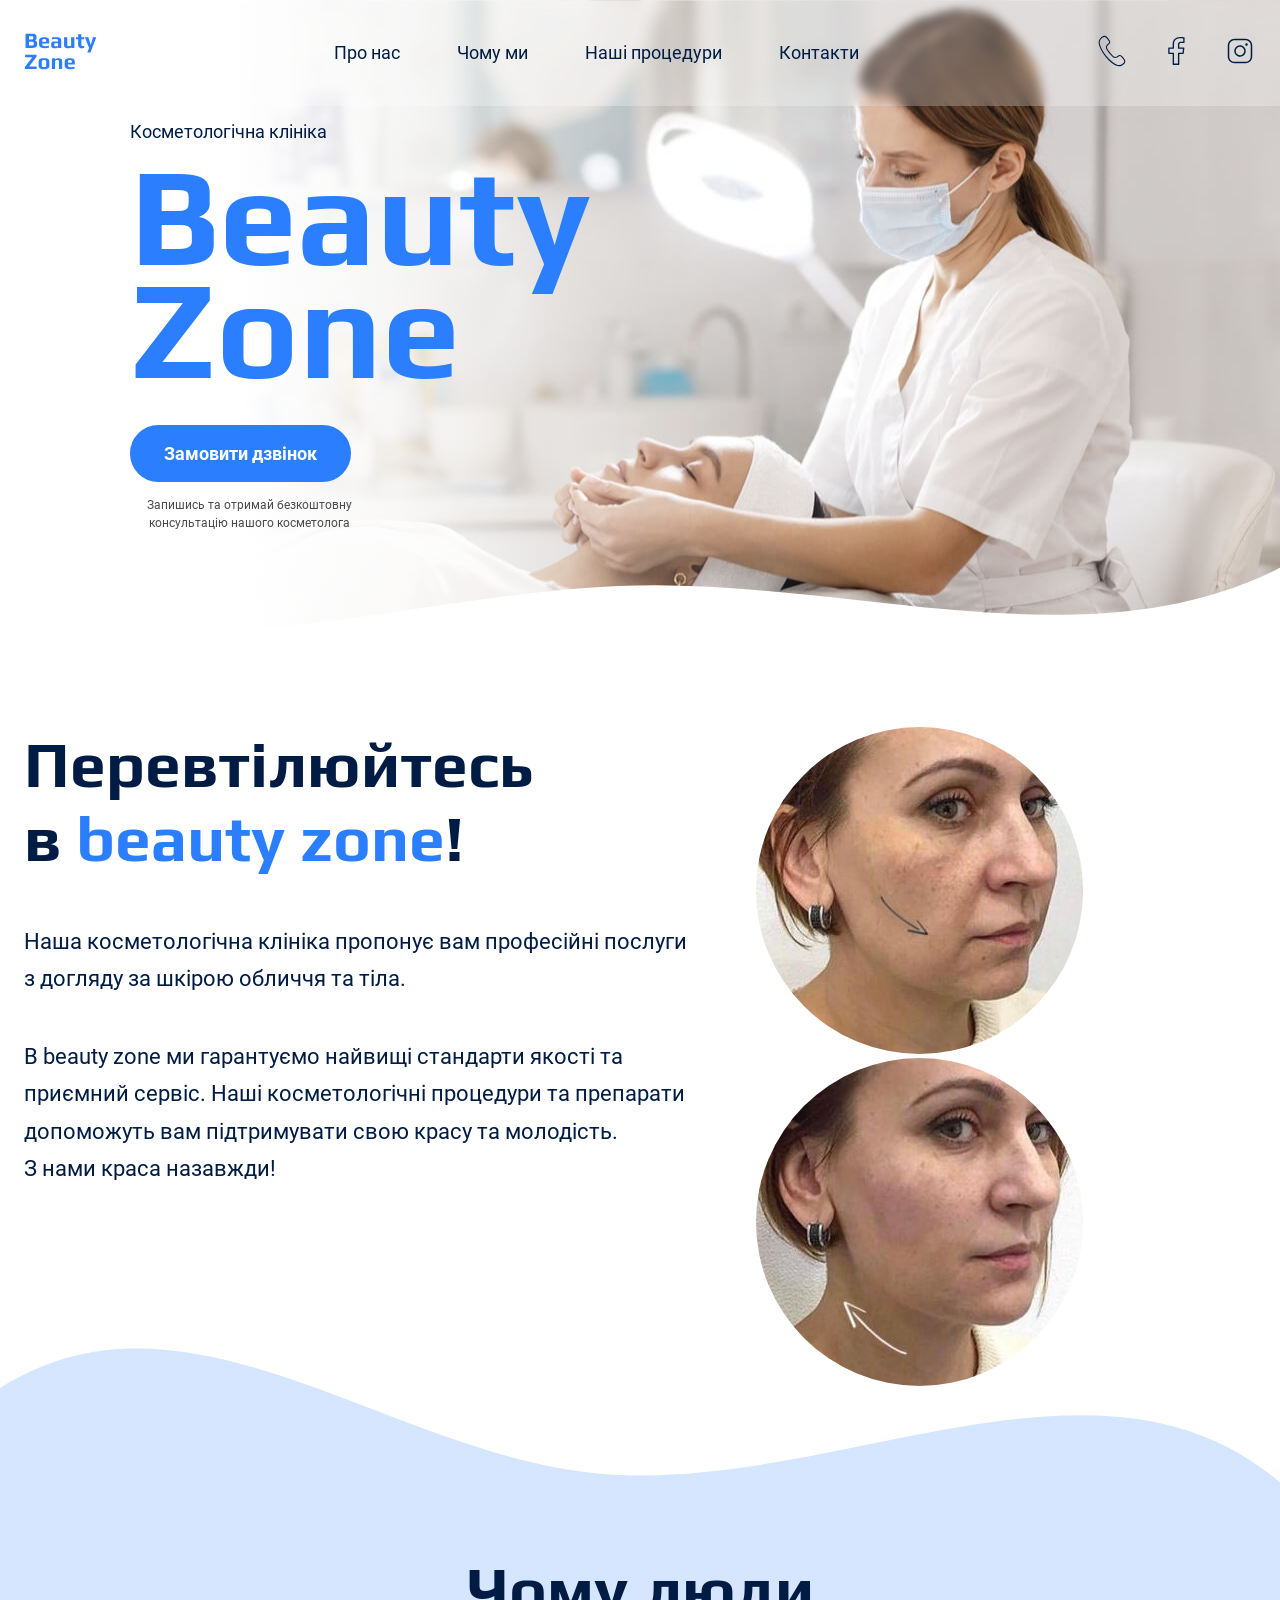
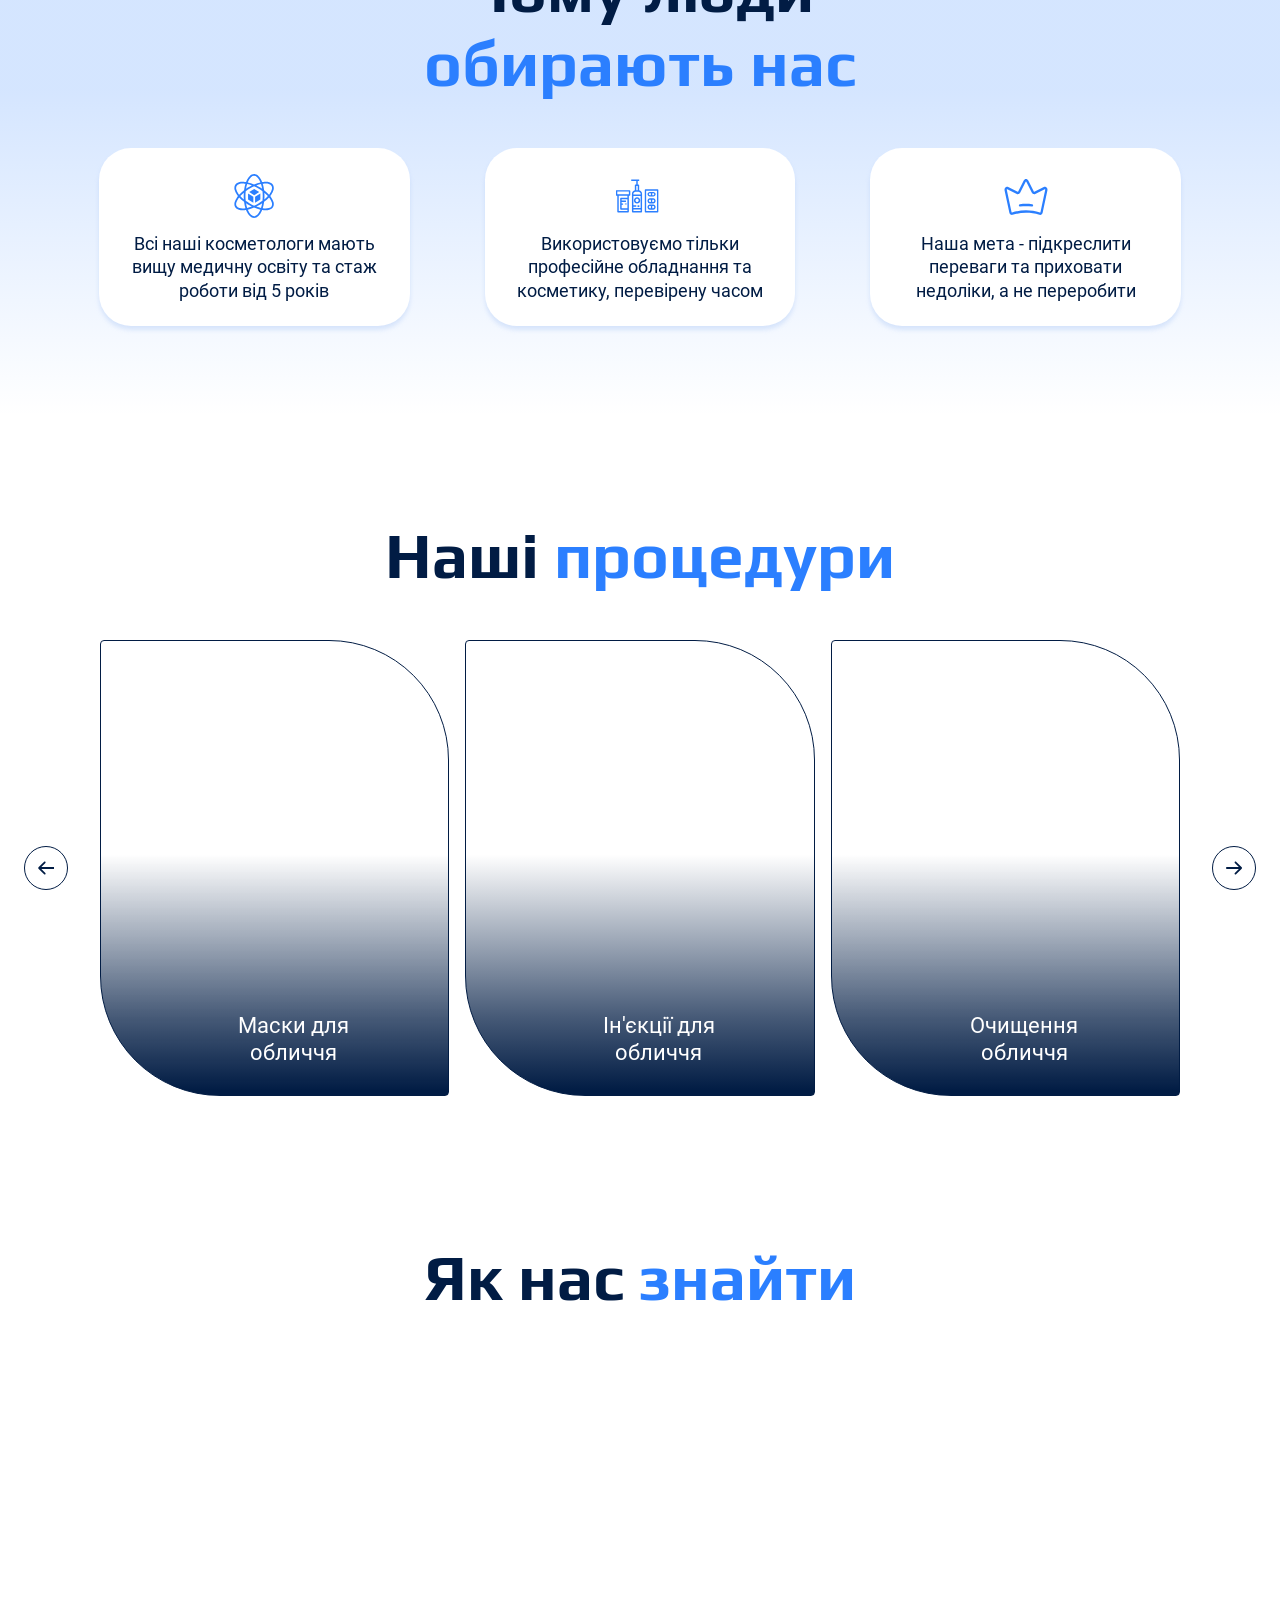
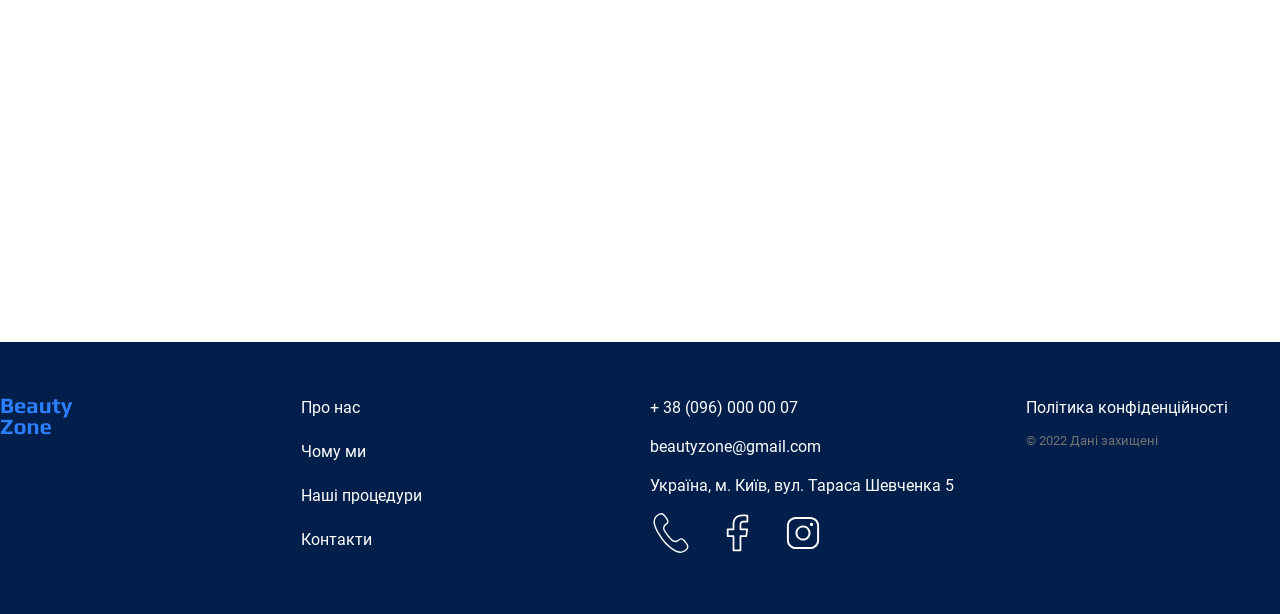
<file: homework-2/index.html>
<!DOCTYPE html>
<html lang="uk">
  <head>
    <meta charset="UTF-8" />
    <meta name="viewport" content="width=device-width, initial-scale=1.0" />
    <title>Beauty Zone</title>
    <link rel="stylesheet" href="style.css" />
  </head>
  <body>
    <header class="header">
      <div class="container">
        <div class="header-container">
          <nav class="header-menu">
            <a href="#"
              ><img src="./images/logo.svg" alt="logo Beauty Zone"
            /></a>
            <ul class="header-list">
              <li>
                <a class="nav-link" href="#about">Про нас</a>
              </li>
              <li>
                <a class="nav-link" href="#advantages">Чому ми</a>
              </li>
              <li>
                <a class="nav-link" href="#procedures">Наші процедури</a>
              </li>
              <li>
                <a class="nav-link" href="#contacts">Контакти</a>
              </li>
            </ul>
            <div class="header-icon">
              <a href="tel:+380960000007"
                ><svg width="32" height="32">
                  <use href="./images/symbol-defs.svg#icon-telephone"></use>
                </svg>
              </a>
              <a href="#" target="_blank"
                ><svg width="32" height="32">
                  <use href="./images/symbol-defs.svg#icon-facebook"></use>
                </svg>
              </a>
              <a href="#" target="_blank"
                ><svg width="32" height="32">
                  <use href="./images/symbol-defs.svg#icon-instagram"></use>
                </svg>
              </a>
            </div>
          </nav>
        </div>
      </div>
    </header>
    <main>
      <section class="section hero-section">
        <div class="container">
          <div class="hero-block">
            <p class="text-hero">Косметологічна клініка</p>
            <h1 lang="en">Beauty Zone</h1>
            <button type="button" class="call">Замовити дзвінок</button>
            <p class="text-button">
              Запишись та отримай безкоштовну<br />консультацію нашого
              косметолога
            </p>
          </div>
        </div>
      </section>
      <section class="section about-section" id="about">
        <div class="container">
          <div class="about-container">
            <div class="about-description">
              <h2>
                Перевтілюйтесь<br />в
                <span lang="en" class="accent">beauty zone</span>!
              </h2>
              <p class="text-about">
                Наша косметологічна клініка пропонує вам професійні послуги з
                догляду за шкірою обличчя та тіла.
              </p>
              <p class="text-about">
                B <span lang="en">beauty zone</span> ми гарантуємо найвищі
                стандарти якості та приємний сервіс. Наші косметологічні
                процедури та препарати допоможуть вам підтримувати свою красу та
                молодість.<br />З нами краса назавжди!
              </p>
            </div>
            <div class="about-image">
              <img
                class="procedure-image"
                src="./images/before-procedure.jpg"
                alt="before-procedure"
              />
              <img
                class="procedure-image"
                src="./images/after-procedure.jpg"
                alt="after-procedure"
              />
            </div>
          </div>
        </div>
      </section>
      <section class="section advantages-section" id="advantages">
        <div class="container">
          <h2 class="heading-centered">
            Чому люди<br /><span class="accent">обирають нас</span>
          </h2>

          <ul class="formats-list">
            <li class="formats-item">
              <article class="format-card">
                <svg width="48" height="48">
                  <use href="./images/symbol-defs.svg#icon-science"></use>
                </svg>
                <p class="advantages-text">
                  Всі наші косметологи мають вищу медичну освіту та стаж роботи
                  від 5 років
                </p>
              </article>
            </li>

            <li class="formats-item">
              <article class="format-card">
                <svg width="48" height="48">
                  <use href="./images/symbol-defs.svg#icon-treatment"></use>
                </svg>
                <p class="advantages-text">
                  Використовуємо тільки професійне обладнання та косметику,
                  перевірену часом
                </p>
              </article>
            </li>

            <li class="formats-item">
              <article class="format-card">
                <svg width="48" height="48">
                  <use href="./images/symbol-defs.svg#icon-crown"></use>
                </svg>
                <p class="advantages-text">
                  Наша мета - підкреслити переваги та приховати недоліки, а не
                  переробити
                </p>
              </article>
            </li>
          </ul>
        </div>
      </section>
      <section class="section procedures-section" id="procedures">
        <div class="container">
          <h2 class="heading-centered">
            Наші <span class="accent">процедури</span>
          </h2>
          <div class="carousel-container">
            <button type="button" class="carousel-button">
              <svg class="procedure-arrow" width="16" height="16">
                <use href="./images/symbol-defs.svg#icon-Arrow-1"></use>
              </svg>
            </button>
            <ul class="procedures-list">
              <li class="procedures-item">
                <article class="procedures-card">
                  <!-- <img src="./images/mask-procedure.jpg" alt="mask procedure" /> -->
                  <h3>Маски для обличчя</h3>
                </article>
              </li>
              <li class="procedures-item">
                <article class="procedures-card">
                  <!-- <img
                  src="./images/injection-procedure.jpg"
                  alt="injection procedure"
                /> -->
                  <h3>Ін'єкції для обличчя</h3>
                </article>
              </li>
              <li class="procedures-item">
                <article class="procedures-card">
                  <!-- <img src="./images/clean-procedure.jpg" alt="clean procedure" /> -->
                  <h3>Очищення обличчя</h3>
                </article>
              </li>
            </ul>
            <button type="button" class="carousel-button">
              <svg class="procedure-arrow" width="16" height="16">
                <use href="./images/symbol-defs.svg#icon-Arrow-2"></use>
              </svg>
            </button>
          </div>
        </div>
      </section>
      <section class="section contacts-section" id="contacts">
        <div class="container">
          <h2 class="heading-centered">
            Як нас <span class="accent">знайти</span>
          </h2>
          <iframe
            src="https://www.google.com/maps/embed?pb=!1m18!1m12!1m3!1d2540.932390054599!2d30.51560037705162!3d50.4423599879456!2m3!1f0!2f0!3f0!3m2!1i1024!2i768!4f13.1!3m3!1m2!1s0x40d4cef8b5f6338d%3A0x25c7f06ad686451c!2z0LHRg9C7LiDQotCw0YDQsNGB0LAg0KjQtdCy0YfQtdC90LrQviwgNSwg0JrQuNC10LIsIDAyMDAw!5e0!3m2!1sru!2sua!4v1692016416873!5m2!1sru!2sua"
            width="600"
            height="480"
            style="border: 0"
            allowfullscreen=""
            loading="lazy"
            referrerpolicy="no-referrer-when-downgrade"
          ></iframe>
        </div>
      </section>
    </main>
    <footer class="footer">
      <div class="container footer">
        <nav class="footer-nav">
          <div class="footer-logo">
            <a href="#" target="_blank"
              ><img src="./images/logo.svg" alt="logo Beauty Zone"
            /></a>
          </div>
          <ul class="footer-menu">
            <li>
              <a class="nav-link-footer" href="#about">Про нас</a>
            </li>
            <li>
              <a class="nav-link-footer" href="#advantages">Чому ми</a>
            </li>
            <li>
              <a class="nav-link-footer" href="#procedures">Наші процедури</a>
            </li>
            <li>
              <a class="nav-link-footer" href="#contacts">Контакти</a>
            </li>
          </ul>
        </nav>
        <address class="footer-address">
          <div class="address-list">
            <ul>
              <li>
                <a class="address-link" href="tel:+380960000007"
                  >+ 38 (096) 000 00 07</a
                >
              </li>
              <li>
                <a class="address-link" href="mailto:beautyzone@gmail.com"
                  >beautyzone@gmail.com</a
                >
              </li>
              <li>
                <a
                  class="address-link"
                  href="https://goo.gl/maps/VDCo19FUbY5h1L497"
                  target="_blank"
                >
                  Україна, м. Київ, вул. Тараса Шевченка 5
                </a>
              </li>
            </ul>
            <div class="footer-icon">
              <a class="address-link" href="tel:+380960000007">
                <svg class="footer-sociable" width="42" height="42">
                  <use
                    href="./images/symbol-defs.svg#icon-telephone-white"
                  ></use>
                </svg>
              </a>
              <a class="address-link" href="#" target="_blank"
                ><svg class="footer-sociable" width="42" height="42">
                  <use
                    href="./images/symbol-defs.svg#icon-facebook-white"
                  ></use>
                </svg>
              </a>
              <a class="address-link" href="#" target="_blank">
                <svg class="footer-sociable" width="42" height="42">
                  <use
                    href="./images/symbol-defs.svg#icon-instagram-white"
                  ></use>
                </svg>
              </a>
            </div>
          </div>

          <div class="address-info">
            <a class="address-link" href="#" target="_blank"
              >Політика конфіденційності</a
            >
            <p class="copyright">&copy; 2022 Дані захищені</p>
          </div>
        </address>
      </div>
    </footer>
  </body>
</html>
</file>
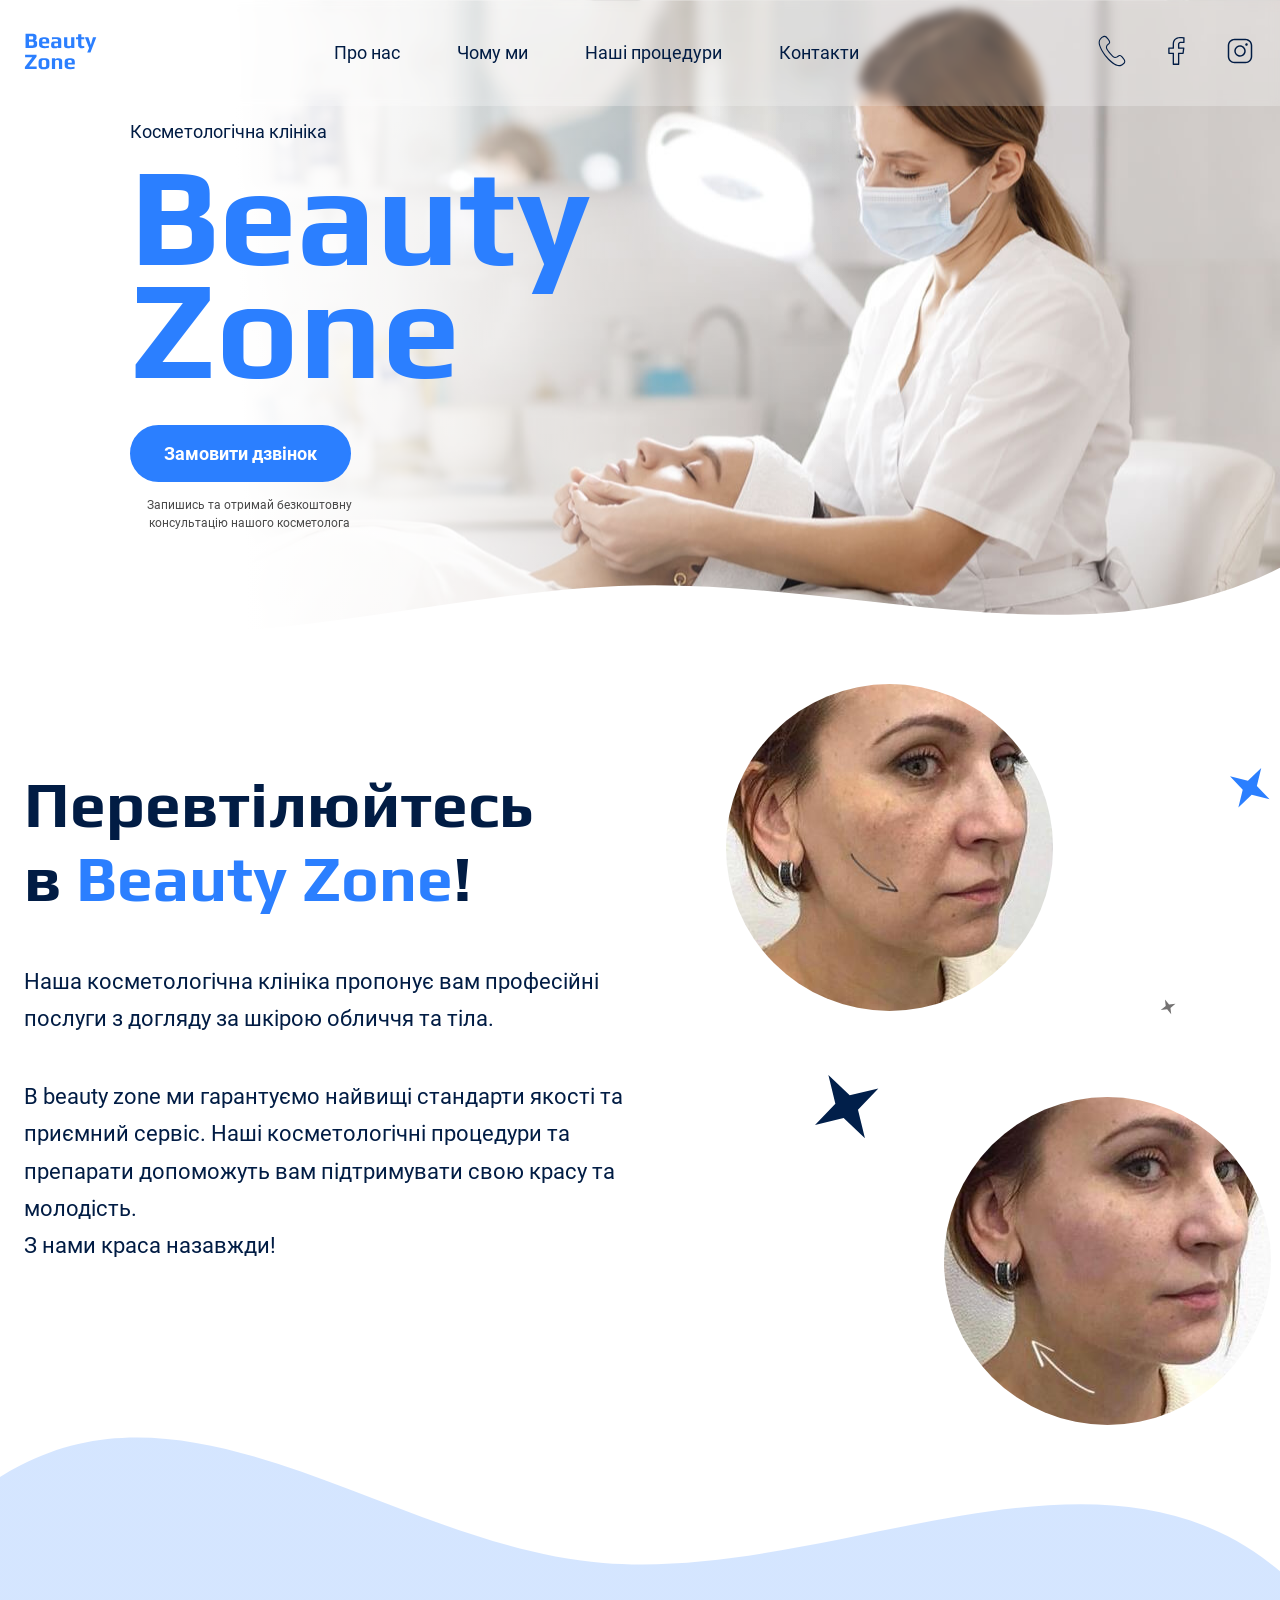
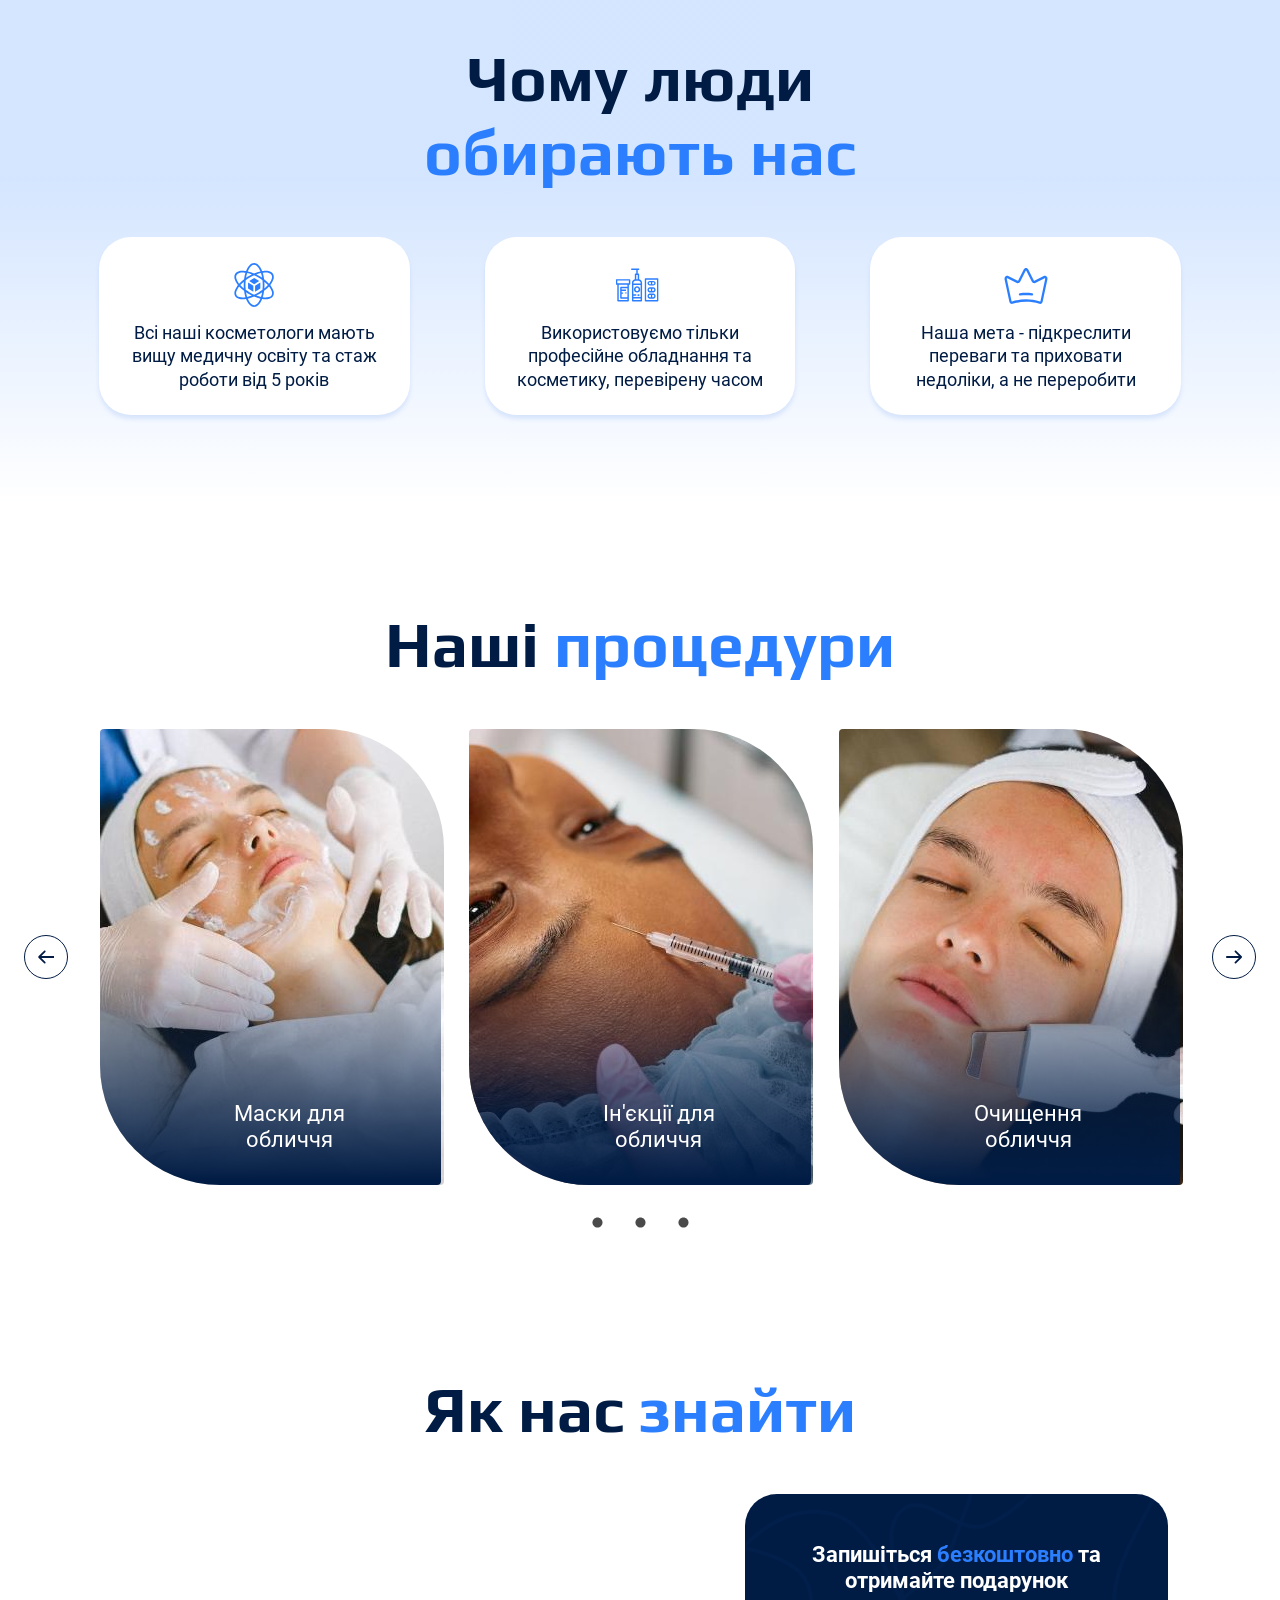
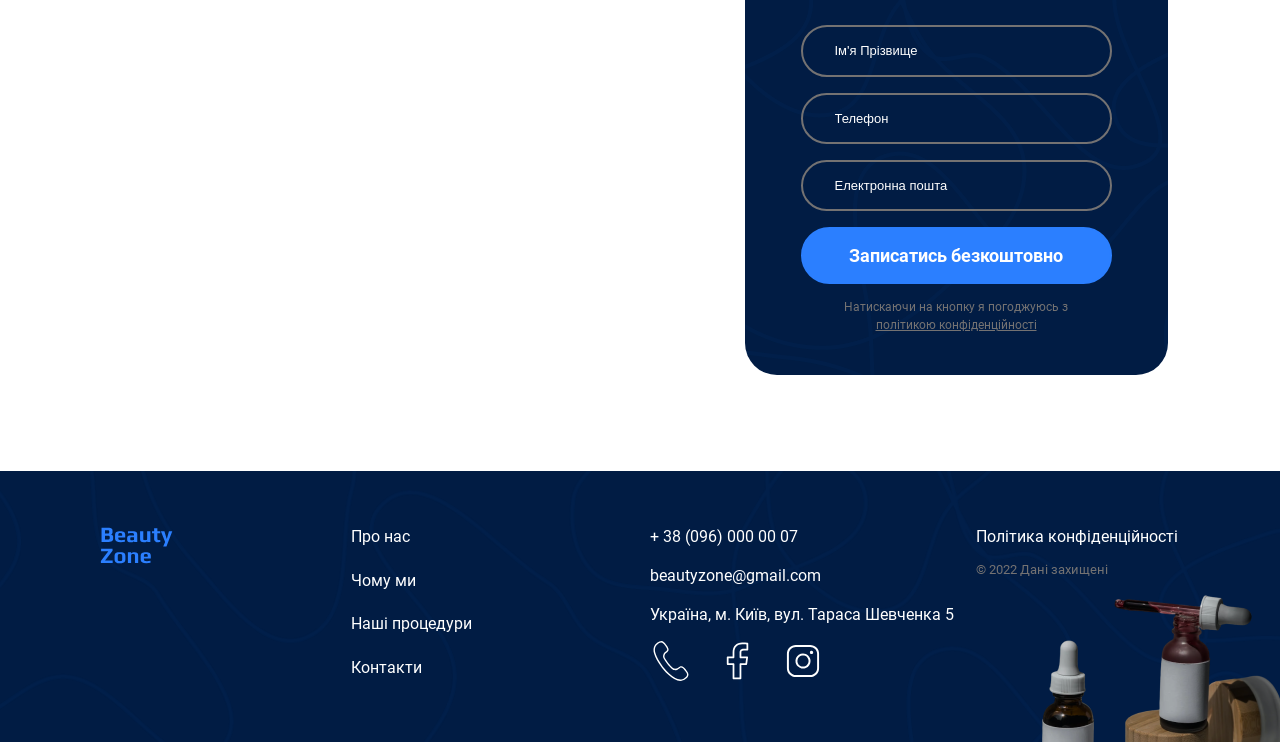
<file: homework-3/index.html>
<!DOCTYPE html>
<html lang="uk">
  <head>
    <meta charset="UTF-8" />
    <meta name="viewport" content="width=device-width, initial-scale=1.0" />
    <title>Beauty Zone</title>
    <link rel="stylesheet" href="style.css" />
  </head>
  <body>
    <header class="header">
      <div class="container">
        <div class="header-container">
          <nav class="header-menu">
            <a href="#"
              ><img src="./images/logo.svg" alt="logo Beauty Zone"
            /></a>
            <ul class="header-list">
              <li>
                <a class="nav-link" href="#about">Про нас</a>
              </li>
              <li>
                <a class="nav-link" href="#advantages">Чому ми</a>
              </li>
              <li>
                <a class="nav-link" href="#procedures">Наші процедури</a>
              </li>
              <li>
                <a class="nav-link" href="#contacts">Контакти</a>
              </li>
            </ul>
            <div class="header-icon">
              <a href="tel:+380960000007"
                ><svg class="header-sociable" width="32" height="32">
                  <use href="./images/symbol-defs.svg#icon-telephone"></use>
                </svg>
              </a>
              <a href="#" target="_blank"
                ><svg class="header-sociable" width="32" height="32">
                  <use href="./images/symbol-defs.svg#icon-facebook"></use>
                </svg>
              </a>
              <a href="#" target="_blank"
                ><svg class="header-sociable" width="32" height="32">
                  <use href="./images/symbol-defs.svg#icon-instagram"></use>
                </svg>
              </a>
            </div>
          </nav>
        </div>
      </div>
    </header>
    <main>
      <section class="section hero-section">
        <div class="container">
          <div class="hero-block">
            <p class="text-hero">Косметологічна клініка</p>
            <h1 lang="en">Beauty Zone</h1>
            <button type="button" class="call modal-btn-open">
              Замовити дзвінок
            </button>
            <p class="text-button">
              Запишись та отримай безкоштовну<br />консультацію нашого
              косметолога
            </p>
          </div>
        </div>
      </section>
      <section class="section about-section" id="about">
        <div class="container">
          <div class="about-container">
            <div class="about-description">
              <h2>
                Перевтілюйтесь<br />в
                <span lang="en" class="accent">beauty zone</span>!
              </h2>
              <p class="text-about">
                Наша косметологічна клініка пропонує вам професійні послуги з
                догляду за шкірою обличчя та тіла.
              </p>
              <p class="text-about">
                B <span lang="en">beauty zone</span> ми гарантуємо найвищі
                стандарти якості та приємний сервіс. Наші косметологічні
                процедури та препарати допоможуть вам підтримувати свою красу та
                молодість.<br />З нами краса назавжди!
              </p>
            </div>
            <div class="about-image">
              <img
                class="procedure-image before"
                src="./images/before-procedure.jpg"
                alt="before-procedure"
              />
              <img
                class="procedure-image after"
                src="./images/after-procedure.jpg"
                alt="after-procedure"
              />
              <svg class="star-1" width="40" height="40">
                <use href="./images/symbol-defs.svg#icon-Star-1"></use>
              </svg>
              <svg class="star-2" width="16" height="16">
                <use href="./images/symbol-defs.svg#icon-Star-2"></use>
              </svg>
              <svg class="star-3" width="64" height="64">
                <use href="./images/symbol-defs.svg#icon-Star-3"></use>
              </svg>
            </div>
          </div>
        </div>
      </section>
      <section class="section advantages-section" id="advantages">
        <div class="container">
          <h2 class="heading-centered">
            Чому люди<br /><span class="accent">обирають нас</span>
          </h2>

          <ul class="formats-list">
            <li class="formats-item">
              <article class="format-card">
                <svg width="48" height="48">
                  <use href="./images/symbol-defs.svg#icon-science"></use>
                </svg>
                <p class="advantages-text">
                  Всі наші косметологи мають вищу медичну освіту та стаж роботи
                  від 5 років
                </p>
              </article>
            </li>

            <li class="formats-item">
              <article class="format-card">
                <svg width="48" height="48">
                  <use href="./images/symbol-defs.svg#icon-treatment"></use>
                </svg>
                <p class="advantages-text">
                  Використовуємо тільки професійне обладнання та косметику,
                  перевірену часом
                </p>
              </article>
            </li>

            <li class="formats-item">
              <article class="format-card">
                <svg width="48" height="48">
                  <use href="./images/symbol-defs.svg#icon-crown"></use>
                </svg>
                <p class="advantages-text">
                  Наша мета - підкреслити переваги та приховати недоліки, а не
                  переробити
                </p>
              </article>
            </li>
          </ul>
        </div>
      </section>
      <section class="section procedures-section" id="procedures">
        <div class="container">
          <h2 class="heading-centered">
            Наші <span class="accent">процедури</span>
          </h2>
          <div class="carousel-container">
            <button type="button" class="carousel-button">
              <svg class="procedure-arrow" width="16" height="16">
                <use href="./images/symbol-defs.svg#icon-Arrow-1"></use>
              </svg>
            </button>
            <ul class="procedures-list">
              <li class="procedures-item">
                <article class="procedures-card">
                  <img src="./images/mask-procedure.jpg" alt="mask procedure" />
                  <h3>Маски для обличчя</h3>
                </article>
              </li>
              <li class="procedures-item">
                <article class="procedures-card">
                  <img
                    src="./images/injection-procedure.jpg"
                    alt="injection procedure"
                  />
                  <h3>Ін'єкції для обличчя</h3>
                </article>
              </li>
              <li class="procedures-item">
                <article class="procedures-card">
                  <img
                    src="./images/clean-procedure.jpg"
                    alt="clean procedure"
                  />
                  <h3>Очищення обличчя</h3>
                </article>
              </li>
            </ul>
            <button type="button" class="carousel-button">
              <svg class="procedure-arrow" width="16" height="16">
                <use href="./images/symbol-defs.svg#icon-Arrow-2"></use>
              </svg>
            </button>
          </div>
          <div class="pointers">
            <svg width="11" height="11">
              <use href="./images/symbol-defs.svg#icon-Ellipse"></use>
            </svg>
            <svg width="11" height="11">
              <use href="./images/symbol-defs.svg#icon-Ellipse"></use>
            </svg>
            <svg width="11" height="11">
              <use href="./images/symbol-defs.svg#icon-Ellipse"></use>
            </svg>
          </div>
        </div>
      </section>
      <section class="section contacts-section" id="contacts">
        <div class="container">
          <h2 class="heading-centered">
            Як нас <span class="accent">знайти</span>
          </h2>
          <div class="wrapper-form">
            <iframe
              class="map"
              src="https://www.google.com/maps/embed?pb=!1m18!1m12!1m3!1d2540.932390054599!2d30.51560037705162!3d50.4423599879456!2m3!1f0!2f0!3f0!3m2!1i1024!2i768!4f13.1!3m3!1m2!1s0x40d4cef8b5f6338d%3A0x25c7f06ad686451c!2z0LHRg9C7LiDQotCw0YDQsNGB0LAg0KjQtdCy0YfQtdC90LrQviwgNSwg0JrQuNC10LIsIDAyMDAw!5e0!3m2!1sru!2sua!4v1692016416873!5m2!1sru!2sua"
              width="600"
              height="480"
              style="border: 0"
              allowfullscreen=""
              loading="lazy"
              referrerpolicy="no-referrer-when-downgrade"
            ></iframe>
            <div class="contact-form">
              <h3>
                Запишіться <span>безкоштовно</span> та отримайте подарунок
              </h3>
              <form name="contact-form" autocomplete="on">
                <div class="form-field">
                  <label class="form-label hidden" for="user-name"></label>
                  <input
                    class="form-input"
                    name="user-name"
                    id="user-name"
                    type="text"
                    placeholder="Ім'я Прізвище"
                    pattern="^[А-Яа-яёЁЇїІіЄєҐґ]+\s[А-Яа-яёЁЇїІіЄєҐґ]+$"
                    required
                  />
                </div>
                <div class="form-field">
                  <label class="form-label hidden" for="user-tel"></label>
                  <input
                    class="form-input"
                    name="user-tel"
                    id="user-tel"
                    type="tel"
                    placeholder="Телефон"
                    pattern="^\+[0-9]{12}"
                    required
                  />
                </div>
                <div class="form-field">
                  <label class="form-label hidden" for="user-email"> </label>
                  <input
                    class="form-input"
                    name="user-email"
                    id="user-email"
                    type="email"
                    placeholder="Електронна пошта"
                    required
                  />
                </div>
                <button class="make-order" type="submit">
                  Записатись безкоштовно
                </button>
                <p class="confidentiality">
                  Натискаючи на кнопку я погоджуюсь з
                  <a href="#">політикою конфіденційності</a>
                </p>
              </form>
            </div>
          </div>
        </div>
      </section>
    </main>
    <footer class="footer">
      <div class="footer-container">
        <nav class="footer-nav">
          <div class="footer-logo">
            <a href="#" target="_blank"
              ><img src="./images/logo.svg" alt="logo Beauty Zone"
            /></a>
          </div>
          <ul class="footer-menu">
            <li>
              <a class="nav-link-footer" href="#about">Про нас</a>
            </li>
            <li>
              <a class="nav-link-footer" href="#advantages">Чому ми</a>
            </li>
            <li>
              <a class="nav-link-footer" href="#procedures">Наші процедури</a>
            </li>
            <li>
              <a class="nav-link-footer" href="#contacts">Контакти</a>
            </li>
          </ul>
        </nav>
        <address class="footer-address">
          <div class="address-list">
            <ul>
              <li>
                <a class="address-link" href="tel:+380960000007"
                  >+ 38 (096) 000 00 07</a
                >
              </li>
              <li>
                <a class="address-link" href="mailto:beautyzone@gmail.com"
                  >beautyzone@gmail.com</a
                >
              </li>
              <li>
                <a
                  class="address-link"
                  href="https://goo.gl/maps/VDCo19FUbY5h1L497"
                  target="_blank"
                >
                  Україна, м. Київ, вул. Тараса Шевченка 5
                </a>
              </li>
            </ul>
            <div class="footer-icon">
              <a class="address-link" href="tel:+380960000007">
                <svg class="footer-sociable" width="42" height="42">
                  <use href="./images/symbol-defs.svg#icon-telephone"></use>
                </svg>
              </a>
              <a class="address-link" href="#" target="_blank"
                ><svg class="footer-sociable" width="42" height="42">
                  <use href="./images/symbol-defs.svg#icon-facebook"></use>
                </svg>
              </a>
              <a class="address-link" href="#" target="_blank">
                <svg class="footer-sociable" width="42" height="42">
                  <use href="./images/symbol-defs.svg#icon-instagram"></use>
                </svg>
              </a>
            </div>
          </div>
          <div class="address-info">
            <a class="address-link" href="#" target="_blank"
              >Політика конфіденційності</a
            >
            <p class="copyright">&copy; 2022 Дані захищені</p>
          </div>
        </address>
      </div>
    </footer>
    <div class="backdrop is-hidden">
      <div class="modal">
        <button class="modal-btn-close" type="button">
          <svg class="procedure-arrow" width="16" height="16">
            <use href="./images/symbol-defs.svg#icon-cross"></use>
          </svg>
        </button>
        <h2 class="modal-title">Замовити дзвінок</h2>
        <div class="contact-form">
          <h3>Запишіться <span>безкоштовно</span> та отримайте подарунок</h3>
          <form name="contact-form" autocomplete="on">
            <div class="form-field">
              <label class="form-label hidden" for="user-name"></label>
              <input
                class="form-input"
                name="user-name"
                id="user-name-modal"
                type="text"
                placeholder="Ім'я Прізвище"
                pattern="^[А-Яа-яёЁЇїІіЄєҐґ]+\s[А-Яа-яёЁЇїІіЄєҐґ]+$"
                required
              />
            </div>
            <div class="form-field">
              <label class="form-label hidden" for="user-tel"></label>
              <input
                class="form-input"
                name="user-tel"
                id="user-tel-modal"
                type="tel"
                placeholder="Телефон"
                pattern="^\+[0-9]{12}"
                required
              />
            </div>
            <div class="form-field">
              <label class="form-label hidden" for="user-email"> </label>
              <input
                class="form-input"
                name="user-email"
                id="user-email-modal"
                type="email"
                placeholder="Електронна пошта"
                required
              />
            </div>
            <button class="make-order" type="submit">
              Записатись безкоштовно
            </button>
            <p class="confidentiality">
              Натискаючи на кнопку я погоджуюсь з
              <a href="#">політикою конфіденційності</a>
            </p>
          </form>
        </div>
      </div>
    </div>
    <script src="modal.js"></script>
  </body>
</html>
</file>
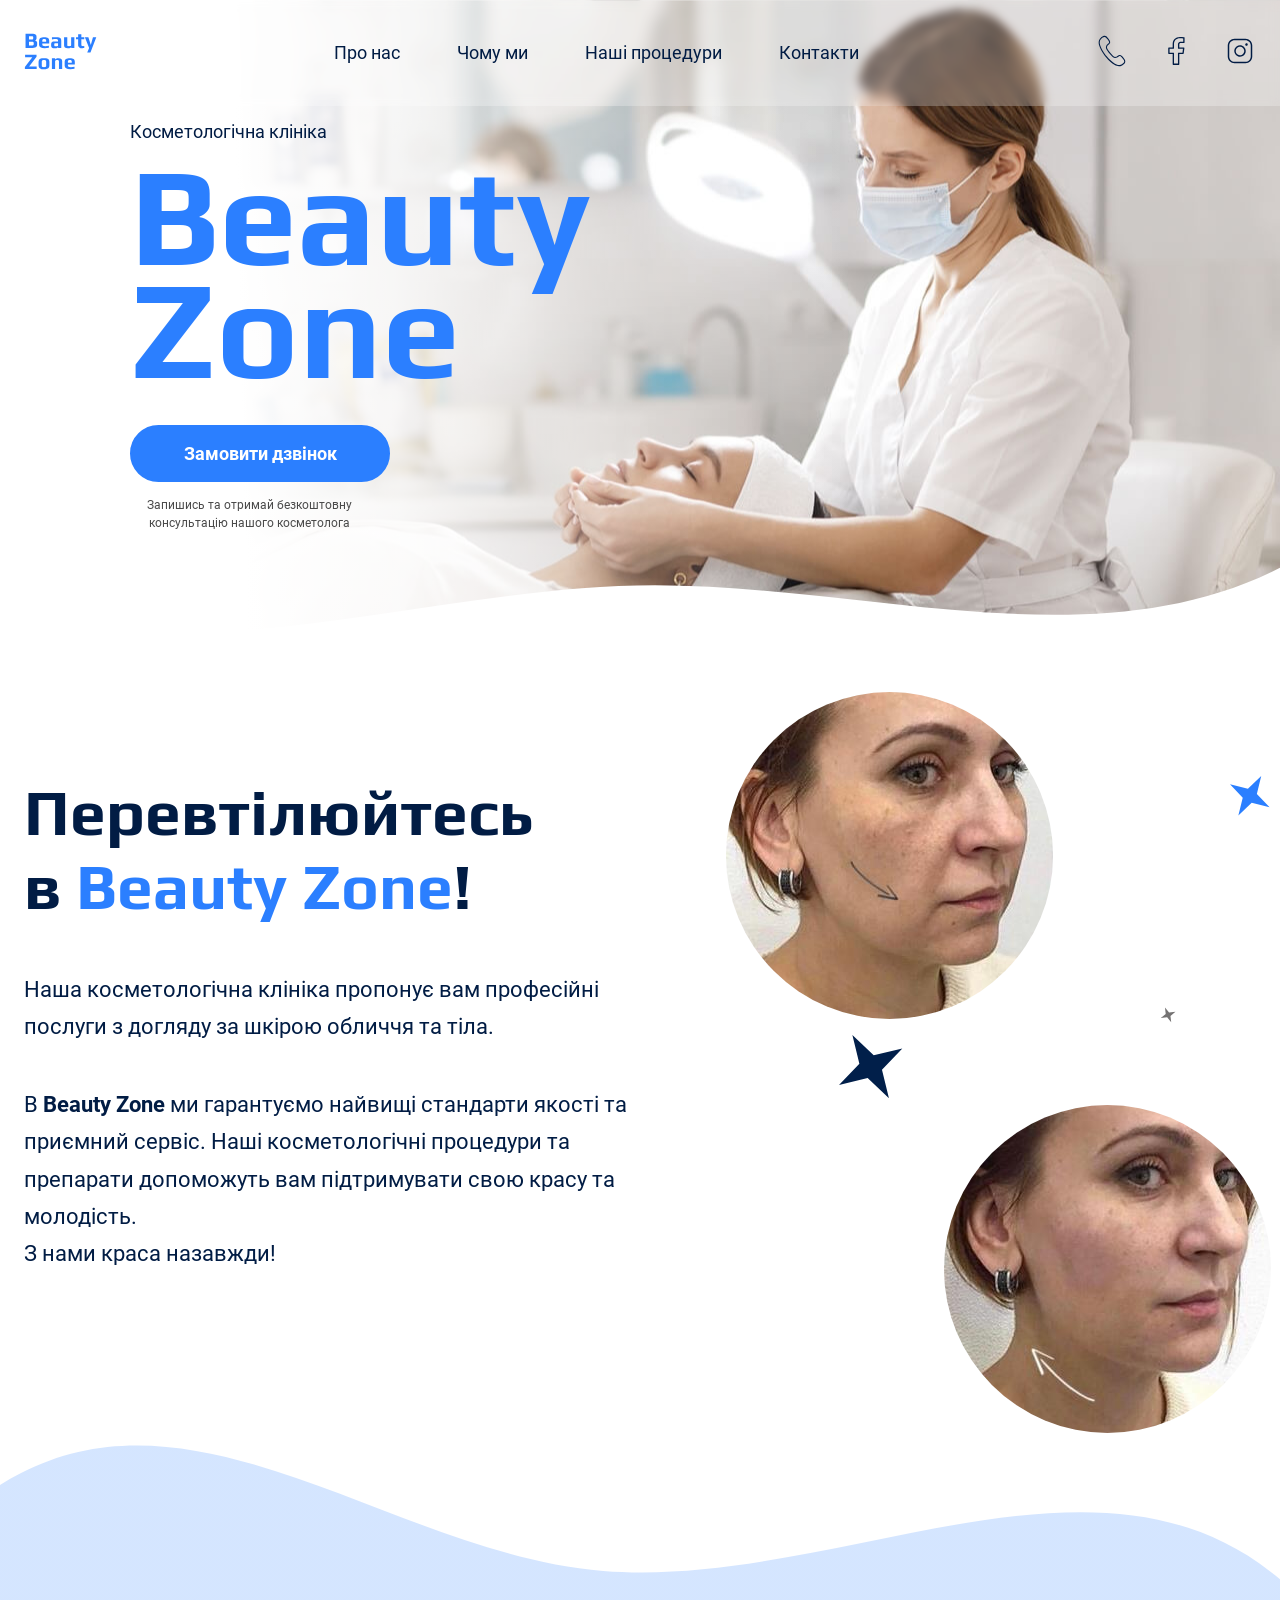
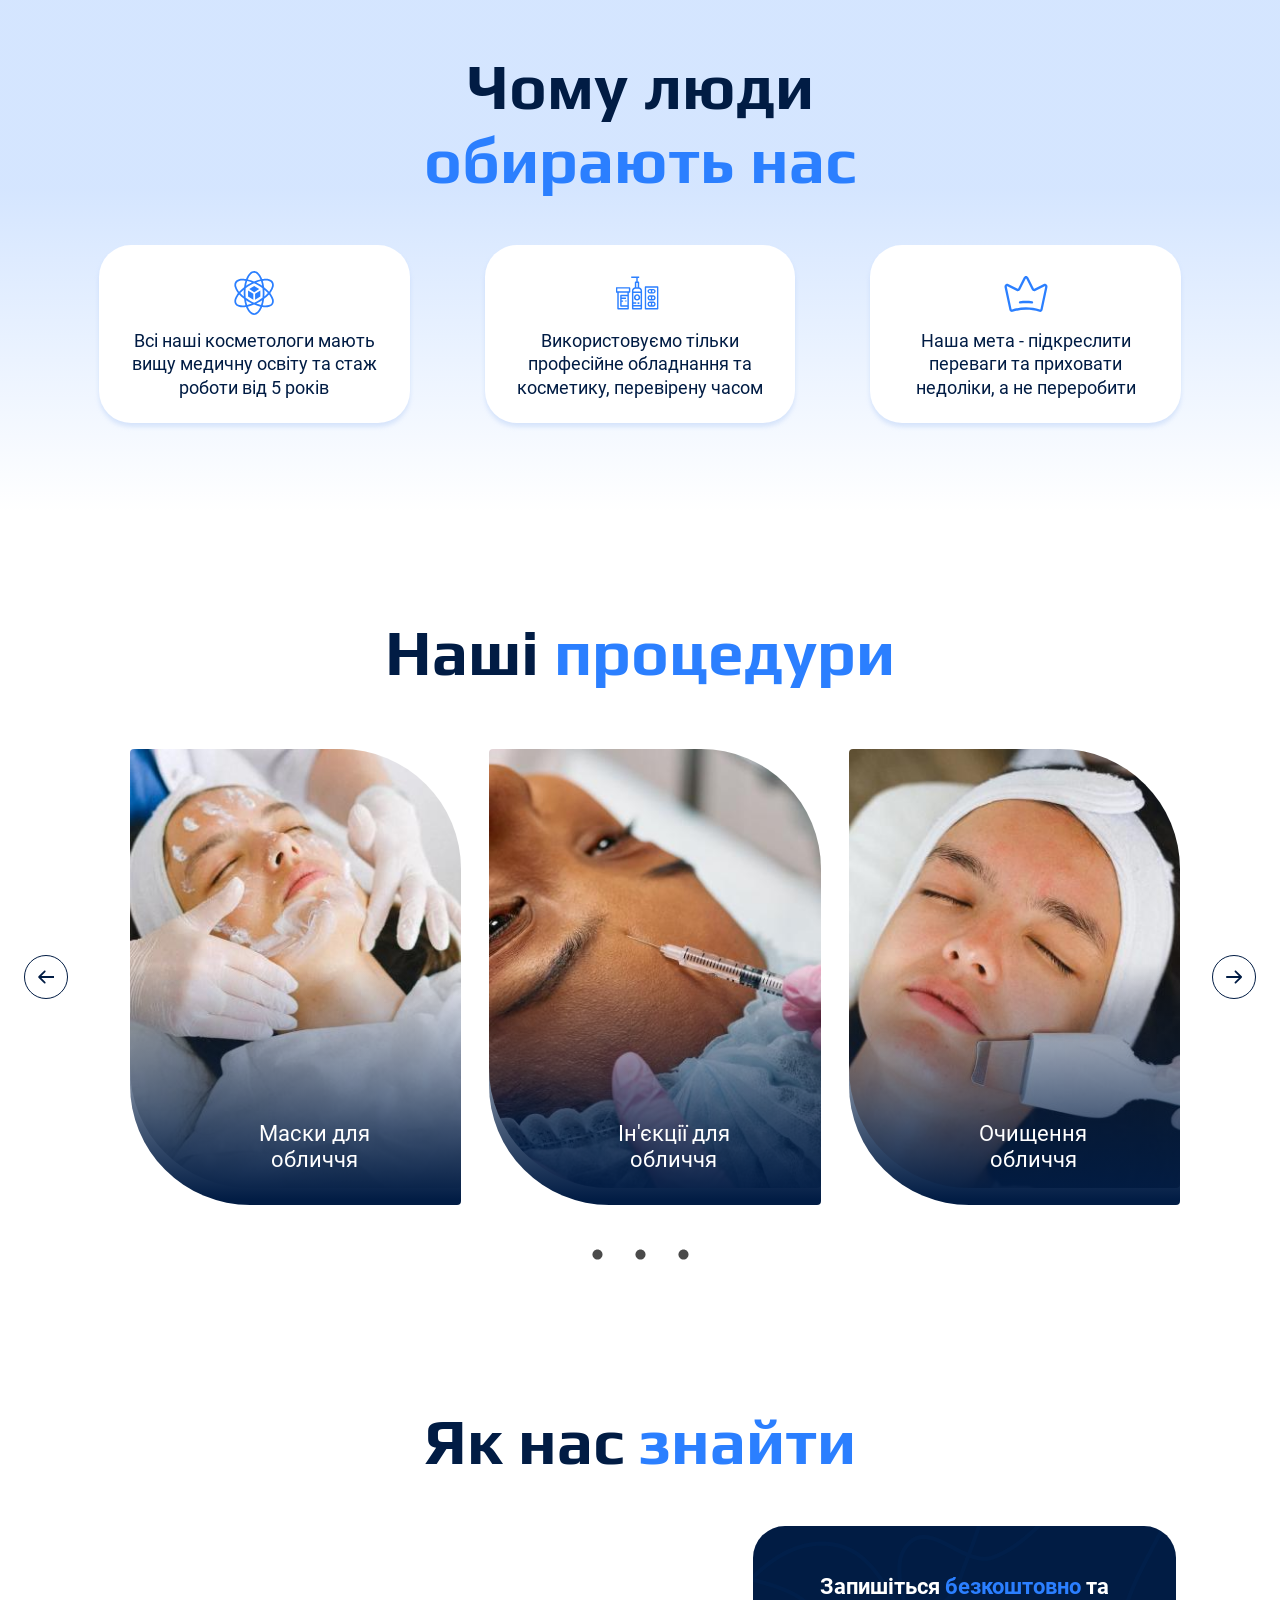
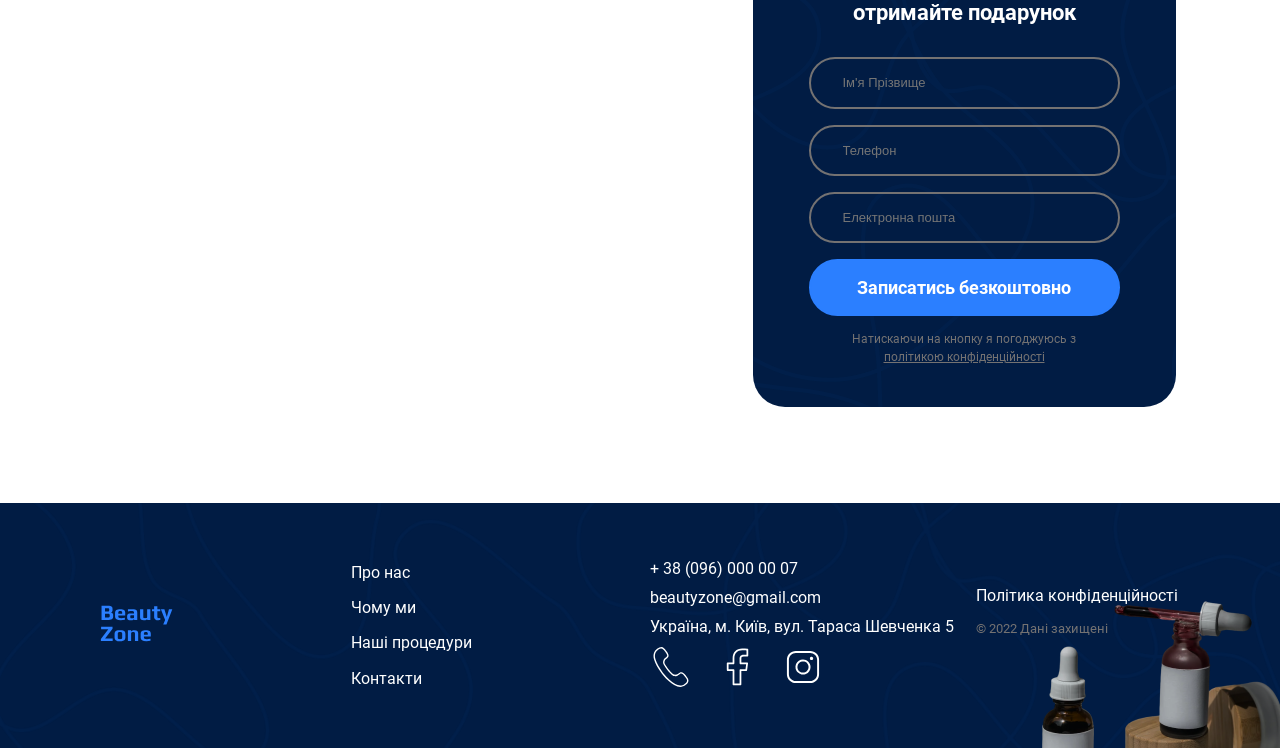
<file: homework-4/index.html>
<!DOCTYPE html>
<html lang="uk">
  <head>
    <meta charset="UTF-8" />
    <meta name="viewport" content="width=device-width, initial-scale=1.0" />
    <title>Beauty Zone</title>
    <link rel="stylesheet" href="./scss/main.min.css" />
  </head>
  <body>
    <header class="header">
      <div class="container">
        <div class="header__container">
          <nav class="header__menu">
            <a href="#"
              ><img
                class="header__logo"
                src="./images/logo.svg"
                alt="logo Beauty Zone"
            /></a>
            <ul class="header__list">
              <li>
                <a class="nav-link" href="#about">Про нас</a>
              </li>
              <li>
                <a class="nav-link" href="#advantages">Чому ми</a>
              </li>
              <li>
                <a class="nav-link" href="#procedures">Наші процедури</a>
              </li>
              <li>
                <a class="nav-link" href="#contacts">Контакти</a>
              </li>
            </ul>
            <div class="header__icon">
              <a href="tel:+380960000007"
                ><svg class="header__icon_sociable" width="32" height="32">
                  <use href="./images/symbol-defs.svg#icon-telephone"></use>
                </svg>
              </a>
              <a href="#" target="_blank"
                ><svg class="header__icon_sociable" width="32" height="32">
                  <use href="./images/symbol-defs.svg#icon-facebook"></use>
                </svg>
              </a>
              <a href="#" target="_blank"
                ><svg class="header__icon_sociable" width="32" height="32">
                  <use href="./images/symbol-defs.svg#icon-instagram"></use>
                </svg>
              </a>
            </div>
          </nav>
          <button type="button" class="header__burger menu-open">
            <svg width="32" height="32">
              <use href="./images/symbol-defs.svg#icon-menu"></use>
            </svg>
          </button>
          <div class="mobile-menu">
            <a href="#"
              ><img
                class="mobile-menu__logo"
                src="./images/logo.svg"
                alt="logo Beauty Zone"
            /></a>
            <button type="button" class="menu-close mobile-menu__btn-close">
              <svg class="cross" width="24" height="24">
                <use href="./images/symbol-defs.svg#icon-cross"></use>
              </svg>
            </button>
            <ul class="mobile-menu__list">
              <li>
                <a class="nav-link" href="#about">Про нас</a>
              </li>
              <li>
                <a class="nav-link" href="#advantages">Чому ми</a>
              </li>
              <li>
                <a class="nav-link" href="#procedures">Наші процедури</a>
              </li>
              <li>
                <a class="nav-link" href="#contacts">Контакти</a>
              </li>
            </ul>
            <div class="mobile-menu__icon">
              <a href="tel:+380960000007"
                ><svg class="header__icon_sociable" width="32" height="32">
                  <use href="./images/symbol-defs.svg#icon-telephone"></use>
                </svg>
              </a>
              <a href="#" target="_blank"
                ><svg class="header__icon_sociable" width="32" height="32">
                  <use href="./images/symbol-defs.svg#icon-facebook"></use>
                </svg>
              </a>
              <a href="#" target="_blank"
                ><svg class="header__icon_sociable" width="32" height="32">
                  <use href="./images/symbol-defs.svg#icon-instagram"></use>
                </svg>
              </a>
            </div>
          </div>
        </div>
      </div>
    </header>
    <main>
      <section class="section hero-section">
        <div class="container">
          <div class="hero-section__hero-block">
            <p class="hero-section__text-hero">Косметологічна клініка</p>
            <h1 class="hero-section__hero-title" lang="en">Beauty Zone</h1>
            <button type="button" class="call modal-btn-open">
              Замовити дзвінок
            </button>
            <p class="hero-section__text-button">
              Запишись та отримай безкоштовну<br />консультацію нашого
              косметолога
            </p>
          </div>
        </div>
      </section>
      <section class="section about-section" id="about">
        <div class="container">
          <div class="about-section__about-container">
            <div class="about-section__about-description">
              <h2 class="section__title">
                Перевтілюйтесь<br />в
                <span lang="en" class="color-accent text-capitalized"
                  >beauty zone</span
                >!
              </h2>
              <p class="about-section__text-about">
                Наша косметологічна клініка пропонує вам професійні послуги з
                догляду за шкірою обличчя та тіла.
              </p>
              <p class="about-section__text-about">
                B
                <span lang="en" class="text-capitalized text-bold"
                  >beauty zone</span
                >
                ми гарантуємо найвищі стандарти якості та приємний сервіс. Наші
                косметологічні процедури та препарати допоможуть вам
                підтримувати свою красу та молодість.<br />З нами краса
                назавжди!
              </p>
            </div>
            <div class="about-section__image-container">
              <img
                class="about-section__procedure-image about-section__procedure-image_before"
                srcset="
                  ./images/before-procedure.jpg    1x,
                  ./images/before-procedure@2x.jpg 2x
                "
                src="./images/before-procedure.jpg"
                alt="before-procedure"
              />
              <img
                class="about-section__procedure-image about-section__procedure-image_after"
                srcset="
                  ./images/after-procedure.jpg    1x,
                  ./images/after-procedure@2x.jpg 2x
                "
                src="./images/after-procedure.jpg"
                alt="after-procedure"
              />
              <svg
                class="about-section__star about-section__star_1"
                width="40"
                height="40"
              >
                <use href="./images/symbol-defs.svg#icon-Star-1"></use>
              </svg>
              <svg
                class="about-section__star about-section__star_2"
                width="16"
                height="16"
              >
                <use href="./images/symbol-defs.svg#icon-Star-2"></use>
              </svg>
            </div>

            <svg
              class="about-section__star about-section__star_3"
              width="64"
              height="64"
            >
              <use href="./images/symbol-defs.svg#icon-Star-3"></use>
            </svg>
          </div>
        </div>
      </section>
      <section class="section advantages-section" id="advantages">
        <div class="container">
          <h2 class="section__title--centered section__title">
            Чому люди<br /><span class="color-accent">обирають нас</span>
          </h2>
          <ul class="advantages-section__formats-list">
            <li class="advantages-section__formats-item">
              <article class="advantages-section__format-card">
                <svg width="48" height="48">
                  <use href="./images/symbol-defs.svg#icon-science"></use>
                </svg>
                <p class="advantages-section__advantages-text">
                  Всі наші косметологи мають вищу медичну освіту та стаж роботи
                  від 5 років
                </p>
              </article>
            </li>
            <li class="advantages-section__formats-item">
              <article class="advantages-section__format-card">
                <svg width="48" height="48">
                  <use href="./images/symbol-defs.svg#icon-treatment"></use>
                </svg>
                <p class="advantages-section__advantages-text">
                  Використовуємо тільки професійне обладнання та косметику,
                  перевірену часом
                </p>
              </article>
            </li>
            <li class="advantages-section__formats-item">
              <article class="advantages-section__format-card">
                <svg width="48" height="48">
                  <use href="./images/symbol-defs.svg#icon-crown"></use>
                </svg>
                <p class="advantages-section__advantages-text">
                  Наша мета - підкреслити переваги та приховати недоліки, а не
                  переробити
                </p>
              </article>
            </li>
          </ul>
        </div>
      </section>
      <section class="section procedures-section" id="procedures">
        <div class="slider-container">
          <h2 class="section__title--centered section__title">
            Наші <span class="color-accent">процедури</span>
          </h2>
          <div class="procedures-section__carousel-container">
            <button type="button" class="carousel-button">
              <svg class="carousel-button__arrow" width="16" height="16">
                <use href="./images/symbol-defs.svg#icon-Arrow-1"></use>
              </svg>
            </button>
            <ul class="procedures-section__procedures-list">
              <li class="procedures-section__procedures-item">
                <article class="procedures-section__procedures-card">
                  <img
                    class="procedures-section__procedures-img"
                    srcset="
                      ./images/mask-procedure.jpg    1x,
                      ./images/mask-procedure@2x.jpg 2x
                    "
                    src="./images/mask-procedure.jpg"
                    alt="mask procedure"
                  />
                  <h3 class="procedures-section__procedures-heading">
                    Маски для обличчя
                  </h3>
                </article>
              </li>
              <li class="procedures-section__procedures-item">
                <article class="procedures-section__procedures-card">
                  <img
                    class="procedures-section__procedures-img"
                    srcset="
                      ./images/injection-procedure.jpg    1x,
                      ./images/injection-procedure@2x.jpg 2x
                    "
                    src="./images/injection-procedure.jpg"
                    alt="injection procedure"
                  />
                  <h3 class="procedures-section__procedures-heading">
                    Ін'єкції для обличчя
                  </h3>
                </article>
              </li>
              <li class="procedures-section__procedures-item">
                <article class="procedures-section__procedures-card">
                  <img
                    class="procedures-section__procedures-img"
                    srcset="
                      ./images/clean-procedure.jpg    1x,
                      ./images/clean-procedure@2x.jpg 2x
                    "
                    src="./images/clean-procedure.jpg"
                    alt="clean procedure"
                  />
                  <h3 class="procedures-section__procedures-heading">
                    Очищення обличчя
                  </h3>
                </article>
              </li>
            </ul>
            <button type="button" class="carousel-button">
              <svg class="carousel-button__arrow" width="16" height="16">
                <use href="./images/symbol-defs.svg#icon-Arrow-2"></use>
              </svg>
            </button>
          </div>
          <div class="pointers">
            <svg width="11" height="11">
              <use href="./images/symbol-defs.svg#icon-Ellipse"></use>
            </svg>
            <svg width="11" height="11">
              <use href="./images/symbol-defs.svg#icon-Ellipse"></use>
            </svg>
            <svg width="11" height="11">
              <use href="./images/symbol-defs.svg#icon-Ellipse"></use>
            </svg>
          </div>
        </div>
      </section>
      <section class="section contacts-section" id="contacts">
        <div class="container">
          <h2 class="section__title--centered section__title">
            Як нас <span class="color-accent">знайти</span>
          </h2>
          <div class="contacts-section__wrapper">
            <iframe
              class="contacts-section__map"
              src="https://www.google.com/maps/embed?pb=!1m18!1m12!1m3!1d2540.932390054599!2d30.51560037705162!3d50.4423599879456!2m3!1f0!2f0!3f0!3m2!1i1024!2i768!4f13.1!3m3!1m2!1s0x40d4cef8b5f6338d%3A0x25c7f06ad686451c!2z0LHRg9C7LiDQotCw0YDQsNGB0LAg0KjQtdCy0YfQtdC90LrQviwgNSwg0JrQuNC10LIsIDAyMDAw!5e0!3m2!1sru!2sua!4v1692016416873!5m2!1sru!2sua"
              width="600"
              height="480"
              style="border: 0"
              allowfullscreen=""
              loading="lazy"
              referrerpolicy="no-referrer-when-downgrade"
            ></iframe>
            <div class="contact-form">
              <h3 class="contact-form__heading">
                Запишіться
                <span class="contact-form__heading--accent">безкоштовно</span>
                та отримайте подарунок
              </h3>
              <form name="contact-form" autocomplete="on">
                <div class="form-field">
                  <label class="form-label hidden" for="user-name"></label>
                  <input
                    class="form-field__form-input"
                    name="user-name"
                    id="user-name"
                    type="text"
                    placeholder="Ім'я Прізвище"
                    pattern="^[А-Яа-яёЁЇїІіЄєҐґ]+\s[А-Яа-яёЁЇїІіЄєҐґ]+$"
                    required
                  />
                </div>
                <div class="form-field">
                  <label class="form-label hidden" for="user-tel"></label>
                  <input
                    class="form-field__form-input"
                    name="user-tel"
                    id="user-tel"
                    type="tel"
                    placeholder="Телефон"
                    pattern="^\+[0-9]{12}"
                    required
                  />
                </div>
                <div class="form-field">
                  <label class="form-label hidden" for="user-email"> </label>
                  <input
                    class="form-field__form-input"
                    name="user-email"
                    id="user-email"
                    type="email"
                    placeholder="Електронна пошта"
                    required
                  />
                </div>
                <button class="make-order" type="submit">
                  Записатись безкоштовно
                </button>
                <p class="contact-form__confidentiality">
                  Натискаючи на кнопку я погоджуюсь з
                  <a href="#">політикою конфіденційності</a>
                </p>
              </form>
            </div>
          </div>
        </div>
      </section>
    </main>
    <footer class="footer">
      <div class="footer__container">
        <nav class="footer__nav">
          <div class="footer__logo">
            <a href="#" target="_blank"
              ><img src="./images/logo.svg" alt="logo Beauty Zone"
            /></a>
          </div>
          <ul class="footer__menu">
            <li>
              <a class="nav-link-footer" href="#about">Про нас</a>
            </li>
            <li>
              <a class="nav-link-footer" href="#advantages">Чому ми</a>
            </li>
            <li>
              <a class="nav-link-footer" href="#procedures">Наші процедури</a>
            </li>
            <li>
              <a class="nav-link-footer" href="#contacts">Контакти</a>
            </li>
          </ul>
        </nav>
        <address class="footer__address">
          <div class="footer__address-list">
            <ul>
              <li>
                <a class="address-link" href="tel:+380960000007"
                  >+ 38 (096) 000 00 07</a
                >
              </li>
              <li>
                <a class="address-link" href="mailto:beautyzone@gmail.com"
                  >beautyzone@gmail.com</a
                >
              </li>
              <li>
                <a
                  class="address-link"
                  href="https://goo.gl/maps/VDCo19FUbY5h1L497"
                  target="_blank"
                >
                  Україна, м. Київ, вул. Тараса Шевченка 5
                </a>
              </li>
            </ul>
            <div class="footer__icon">
              <a class="address-link" href="tel:+380960000007">
                <svg class="footer__sociable" width="42" height="42">
                  <use href="./images/symbol-defs.svg#icon-telephone"></use>
                </svg>
              </a>
              <a class="address-link" href="#" target="_blank"
                ><svg class="footer__sociable" width="42" height="42">
                  <use href="./images/symbol-defs.svg#icon-facebook"></use>
                </svg>
              </a>
              <a class="address-link" href="#" target="_blank">
                <svg class="footer__sociable" width="42" height="42">
                  <use href="./images/symbol-defs.svg#icon-instagram"></use>
                </svg>
              </a>
            </div>
          </div>
          <div class="footer__address-info">
            <a class="address-link" href="#" target="_blank"
              >Політика конфіденційності</a
            >
            <p class="footer__copyright">&copy; 2022 Дані захищені</p>
          </div>
        </address>
      </div>
    </footer>
    <div class="backdrop is-hidden">
      <div class="modal">
        <button class="modal-btn-close" type="button">
          <svg class="cross" width="16" height="16">
            <use href="./images/symbol-defs.svg#icon-cross"></use>
          </svg>
        </button>
        <h2 class="modal__title">Замовити дзвінок</h2>
        <div class="contact-form--modal contact-form">
          <h3>Запишіться <span>безкоштовно</span> та отримайте подарунок</h3>
          <form name="contact-form" autocomplete="on">
            <div class="form-field">
              <label class="form-label hidden" for="user-name"></label>
              <input
                class="form-field__form-input"
                name="user-name"
                id="user-name-modal"
                type="text"
                placeholder="Ім'я Прізвище"
                pattern="^[А-Яа-яёЁЇїІіЄєҐґ]+\s[А-Яа-яёЁЇїІіЄєҐґ]+$"
                required
              />
            </div>
            <div class="form-field">
              <label class="form-label hidden" for="user-tel"></label>
              <input
                class="form-field__form-input"
                name="user-tel"
                id="user-tel-modal"
                type="tel"
                placeholder="Телефон"
                pattern="^\+[0-9]{12}"
                required
              />
            </div>
            <div class="form-field">
              <label class="form-label hidden" for="user-email"> </label>
              <input
                class="form-field__form-input"
                name="user-email"
                id="user-email-modal"
                type="email"
                placeholder="Електронна пошта"
                required
              />
            </div>
            <button class="make-order" type="submit">
              Записатись безкоштовно
            </button>
            <p class="confidentiality">
              Натискаючи на кнопку я погоджуюсь з
              <a href="#">політикою конфіденційності</a>
            </p>
          </form>
        </div>
      </div>
    </div>
    <script src="./js/modal.js"></script>
    <script src="./js/mobile-menu.js"></script>
  </body>
</html>
</file>
<file: homework-2/style.css>
@font-face {
  font-display: swap;
  font-family: 'Play';
  font-style: normal;
  font-weight: 700;
  src: url('./fonts/play-v17-cyrillic_latin-700.woff2') format('woff2');
}

@font-face {
  font-display: swap;
  font-family: 'Roboto';
  font-style: normal;
  font-weight: 400;
  src: url('./fonts/roboto-v30-cyrillic_latin-regular.woff2') format('woff2');
}

@font-face {
  font-display: swap;
  font-family: 'Roboto';
  font-style: normal;
  font-weight: 700;
  src: url('./fonts/roboto-v30-cyrillic_latin-700.woff2') format('woff2');
}

/* base */
* {
  box-sizing: border-box;
}

:root {
  --color-brand-light: #2b7fff;
  --color-brand-dark: #011c44;
  --color-secondary-grey-light: #747272;
  --color-secondary-grey-dark: #4a4a4a;
  --color-secondary-blue: #011f4a;
  --color-secondary-yellow: #ffd02b;
}

body {
  font-family: 'Roboto';
  color: var(--color-brand-dark);
  margin: 0;
}

ul {
  padding: 0;
  margin: 0;
  list-style: none;
}

h1,
h2,
h3,
h4,
h5,
h6,
p {
  margin-top: 0;
}

h1 {
  color: var(--color-brand-light);
  font-family: 'Play';
  font-weight: 700;
  font-size: 140px;
  margin-bottom: 40px;
  line-height: 0.81;
}

h2 {
  font-family: 'Play';
  font-weight: 700;
  font-size: 64px;
  margin-bottom: 48px;
}

h3 {
  font-size: 22px;
  text-align: center;
  line-height: 1.2;
  font-weight: 400;
  color: white;
  padding: 372px 77px 32px 115px;
}

a {
  display: inline-block;
  text-decoration: none;
  font-style: normal;
}

.container {
  width: 100%;
  max-width: 1288px;
  margin: 0 auto;
  padding: 0 24px;
}

.section {
  padding: 48px 0;
}

/* header */
.header {
  backdrop-filter: blur(5px) brightness(100%);
  background-color: #ffffff40;
  position: absolute;
  width: 100%;
  z-index: 1;
}

.header-container {
  display: flex;
  align-items: center;
  height: 106px;
}

.header-menu,
.header-list {
  display: flex;
  flex-grow: 1;
  justify-content: center;
  align-items: center;
  gap: 57px;
}

.header-icon {
  display: flex;
  justify-content: space-between;
  gap: 32px;
}

/* hero section */
.section.hero-section {
  background-image: url(./images/background.svg);
  background-repeat: no-repeat;
  background-position: top right;
  height: 687px;
  width: 100%;
  position: relative;
}

.hero-block {
  padding: 70px 0 0;
  width: 530px;
  margin: 3px 0 0 106px;
}

.text-about {
  font-size: 22px;
  line-height: 1.7;
  color: var(--color-brand-dark);
  margin-bottom: 40px;
}

.text-about:nth-child(:last-child) {
  margin-bottom: 0;
}

.text-hero {
  font-size: 18px;
  line-height: 1.2;
  color: var(--color-brand-dark);
  margin-bottom: 16px;
}

.accent {
  color: var(--color-brand-light);
}

/* button */
.call {
  background: var(--color-brand-light);
  border: solid 2px var(--color-brand-light);
  color: white;
  padding: 16px 32px;
  border-radius: 32px;
  font-size: 18px;
  font-weight: 600;
  margin-bottom: 14px;
  font-family: 'Roboto';
}

.call:hover {
  border: solid 2px var(--color-brand-light);
  background: transparent;
  color: var(--color-brand-dark);
  padding: 16px 32px;
  border-radius: 32px;
  font-size: 18px;
  font-weight: 600;
}

.text-button {
  font-size: 12px;
  line-height: 1.5;
  color: var(--color-secondary-grey-dark);
  text-align: center;
  width: 238px;
}

/* about section */
.about-section {
  padding-top: 40px;
  position: relative;
}

.about-container {
  display: flex;
  gap: 32px;
  justify-content: space-between;
}

.about-description {
  width: 667px;
}
.about-image {
  width: 500px;
}

.procedure-image {
  border-radius: 100%;
}

/* advantages-section */
.advantages-section {
  padding-top: 114px;
  position: relative;
}

.advantages-section::before {
  content: '';
  position: absolute;
  top: -90px;
  left: 0;
  bottom: 0;
  width: 100%;
  height: 1115px;
  background-image: url(./images/background-gradient.svg);
  background-repeat: no-repeat;
  background-size: cover;
  z-index: -1;
}

.heading-centered {
  text-align: center;
}

.formats-list {
  display: flex;
  justify-content: space-evenly;
}

.formats-item {
  display: flex;
  flex-basis: calc((100% - 300px) / 3);
}

.format-card {
  display: flex;
  align-items: center;
  flex-direction: column;
  border-radius: 32px;
  padding: 24px 32px;
  background-color: white;
  gap: 12px;
  box-shadow: 0px 4px 4px 0px rgba(168, 198, 245, 0.38);
}

.advantages-text {
  margin: 0;
  text-align: center;
  font-size: 18px;
  line-height: 1.3;
  font-weight: 400;
}

/* procedures-section */
.procedures-section {
  margin-top: 96px;
  position: relative;
  background-color: transparent;
}

.carousel-container {
  display: flex;
  gap: 32px;
  align-items: center;
}

.procedures-list {
  display: flex;
  justify-content: space-between;
}

.procedures-item {
  display: flex;
  flex-basis: calc((100% - 32px) / 3);
}

.procedures-card {
  height: 456px;
  display: flex;
  background-image: linear-gradient(
    180deg,
    rgba(1, 28, 68, 0) 47%,
    rgba(1, 28, 68, 0.73) 83%,
    #011c44 99%
  );
  border: 1px solid #011c44;
  border-radius: 4px 120px 4px 120px;
}

.carousel-button {
  width: 44px;
  height: 44px;
  border-radius: 50%;
  background-color: transparent;
  border: 1px solid var(--color-brand-dark);
  padding: 0;
  display: flex;
  justify-content: center;
  align-items: center;
  cursor: pointer;
  flex-shrink: 0;
}

.procedure-arrow {
  fill: var(--color-brand-dark);
}

.carousel-button:hover {
  background-color: var(--color-brand-light);
  border: 1px solid white;
}

.carousel-button:hover .procedure-arrow {
  fill: white;
}

/* contacts-section */
.contacts-section {
  padding: 96px 0;
}

/* header */
.nav-link {
  text-decoration: none;
  color: var(--color-brand-dark);
  font-size: 18px;
  font-weight: 400;
  line-height: 1.2;
}

.nav-link:hover,
.nav-link-footer:hover,
.address-link:hover {
  color: var(--color-brand-light);
}

.nav-link-footer {
  text-decoration: none;
  color: white;
  font-size: 16px;
  font-weight: 400;
  line-height: 1.2;
}

.address-link {
  text-decoration: none;
  color: white;
}

.copyright {
  font-size: 13px;
  color: var(--color-secondary-grey-light);
  font-style: normal;
  padding: 16px 0;
}

/* footer */
.footer {
  background-color: var(--color-secondary-blue);
}

.container.footer {
  height: 272px;
  display: flex;
  gap: 20px;
  padding: 56px 0;
}

.footer-nav,
.footer-address {
  display: flex;
  flex-grow: 1;
  flex-basis: 50%;
  gap: 20px;
}

.footer-menu,
.footer-logo,
.address-info,
.address-list {
  flex-grow: 1;
}

.address-list > ul {
  display: flex;
  gap: 20px;
  flex-direction: column;
}

.footer-menu,
.address-list {
  display: inline-grid;
  gap: 16px;
}

.footer-icon {
  display: flex;
  gap: 24px;
}
</file>
<file: homework-3/style.css>
@font-face {
  font-display: swap;
  font-family: 'Play';
  font-style: normal;
  font-weight: 700;
  src: url('./fonts/play-v17-cyrillic_latin-700.woff2') format('woff2');
}

@font-face {
  font-display: swap;
  font-family: 'Roboto';
  font-style: normal;
  font-weight: 400;
  src: url('./fonts/roboto-v30-cyrillic_latin-regular.woff2') format('woff2');
}

@font-face {
  font-display: swap;
  font-family: 'Roboto';
  font-style: normal;
  font-weight: 700;
  src: url('./fonts/roboto-v30-cyrillic_latin-700.woff2') format('woff2');
}

/* base */
* {
  box-sizing: border-box;
}

:root {
  --color-brand-light: #2b7fff;
  --color-brand-dark: #011c44;
  --color-secondary-grey-light: #747272;
  --color-secondary-grey-dark: #4a4a4a;
  --color-secondary-blue: #011f4a;
  --color-secondary-yellow: #ffd02b;
}

body {
  font-family: 'Roboto';
  color: var(--color-brand-dark);
  margin: 0;
}

ul {
  padding: 0;
  margin: 0;
  list-style: none;
}

h1,
h2,
h3,
h4,
h5,
h6,
p {
  margin-top: 0;
}

h1 {
  color: var(--color-brand-light);
  font-family: 'Play';
  font-weight: 700;
  font-size: 140px;
  margin-bottom: 40px;
  line-height: 0.81;
}

h2 {
  font-family: 'Play';
  font-weight: 700;
  font-size: 64px;
  margin-bottom: 48px;
}

.procedures-card > h3 {
  font-size: 22px;
  text-align: center;
  line-height: 1.2;
  font-weight: 400;
  color: white;
  padding: 372px 77px 32px 115px;
}

a {
  display: inline-block;
  text-decoration: none;
  font-style: normal;
  color: inherit;
}

.container {
  width: 100%;
  max-width: 1288px;
  margin: 0 auto;
  padding: 0 24px;
}

.section {
  padding: 48px 0;
}

/* header */
.header {
  backdrop-filter: blur(5px) brightness(100%);
  background-color: #ffffff40;
  position: absolute;
  width: 100%;
  z-index: 1;
}

.header-container {
  display: flex;
  align-items: center;
  height: 106px;
}

.header-menu,
.header-list {
  display: flex;
  flex-grow: 1;
  justify-content: center;
  align-items: center;
  gap: 57px;
}

.header-icon {
  display: flex;
  justify-content: space-between;
  gap: 32px;
}

.header-sociable {
  fill: var(--color-brand-dark);
  transition: fill 0.2s;
}

.header-sociable:hover,
.footer-sociable:hover {
  fill: var(--color-brand-light);
}

/* hero section */
.section.hero-section {
  background-image: url(./images/background.svg);
  background-repeat: no-repeat;
  background-position: top right;
  height: 687px;
  width: 100%;
  position: relative;
}

.hero-block {
  padding: 70px 0 0;
  width: 530px;
  margin: 3px 0 0 106px;
}

.text-about {
  font-size: 22px;
  line-height: 1.7;
  color: var(--color-brand-dark);
  margin-bottom: 40px;
}

.text-about:nth-child(:last-child) {
  margin-bottom: 0;
}

.text-hero {
  font-size: 18px;
  line-height: 1.2;
  color: var(--color-brand-dark);
  margin-bottom: 16px;
}

.accent {
  color: var(--color-brand-light);
}

/* button */
.call,
.make-order {
  background: var(--color-brand-light);
  border: solid 2px var(--color-brand-light);
  color: white;
  padding: 16px 32px;
  border-radius: 32px;
  font-size: 18px;
  font-weight: 600;
  margin-bottom: 14px;
  font-family: 'Roboto';
  transition: color 0.2s;
  cursor: pointer;
}

.call:hover {
  border: solid 2px var(--color-brand-light);
  background: transparent;
  color: var(--color-brand-dark);
  padding: 16px 32px;
  border-radius: 32px;
  font-size: 18px;
  font-weight: 600;
}

.make-order:hover {
  border: solid 2px var(--color-brand-light);
  background: transparent;
}

.text-button {
  font-size: 12px;
  line-height: 1.5;
  color: var(--color-secondary-grey-dark);
  text-align: center;
  width: 238px;
}

/* about section */
.about-section {
  padding-top: 40px;
  position: relative;
  margin-bottom: 174px;
}

.about-container {
  display: flex;
  gap: 47px;
}

.about-description {
  padding-top: 40px;
  flex-basis: 55%;
}

.about-description > h2 > span {
  text-transform: capitalize;
}

.about-image {
  position: relative;
  display: flex;

  flex-basis: 45%;
  gap: 40px;
}

.procedure-image {
  border-radius: 100%;
  position: absolute;
  top: 0;
  right: 0;
  z-index: 1;
  flex-shrink: 0;
}

.procedure-image.before {
  margin-right: 203px;
  margin-top: -43px;
}

.procedure-image.after {
  margin-right: -15px;
  margin-top: 370px;
}

.star-1,
.star-2,
.star-3 {
  position: absolute;
  top: 0;
  right: 0;
  z-index: 1;
  animation: stars 3s infinite;
}

@keyframes stars {
  0% {
    transform: rotate(0deg);
  }
  50% {
    transform: rotate(100deg);
  }
  100% {
    transform: rotate(360deg);
  }
}

.star-1 {
  margin-right: -14px;
  margin-top: 41px;
}

.star-2 {
  margin-right: 80px;
  margin-top: 272px;
}

.star-3 {
  margin-right: 377px;
  margin-top: 348px;
}

/* advantages-section */
.advantages-section {
  padding-top: 114px;
  position: relative;
}

.advantages-section::before {
  content: '';
  position: absolute;
  top: -90px;
  left: 0;
  bottom: 0;
  width: 100%;
  height: 1115px;
  background-image: url(./images/background-gradient.svg);
  background-repeat: no-repeat;
  background-size: cover;
  z-index: -1;
}

.heading-centered {
  text-align: center;
}

.formats-list {
  display: flex;
  justify-content: space-evenly;
}

.formats-item {
  display: flex;
  flex-basis: calc((100% - 300px) / 3);
}

.format-card {
  display: flex;
  align-items: center;
  flex-direction: column;
  border-radius: 32px;
  padding: 24px 32px;
  background-color: white;
  gap: 12px;
  box-shadow: 0px 4px 4px 0px rgba(168, 198, 245, 0.38);
}

.advantages-text {
  margin: 0;
  text-align: center;
  font-size: 18px;
  line-height: 1.3;
  font-weight: 400;
}

/* procedures-section */
.procedures-section {
  margin-top: 96px;
  position: relative;
  background-color: transparent;
}

.carousel-container {
  display: flex;
  gap: 32px;
  align-items: center;
  margin-bottom: 32px;
}

.procedures-list {
  display: flex;
  justify-content: space-between;
}

.procedures-item {
  display: flex;
  flex-basis: calc((100% - 56px) / 3);
  transition: transform 0.2s;
}

.procedures-card {
  position: relative;
  height: 456px;
  display: flex;
  background-image: linear-gradient(
    180deg,
    rgba(1, 28, 68, 0) 47%,
    rgba(1, 28, 68, 0.73) 83%,
    #011c44 99%
  );
  border-radius: 4px 120px 4px 120px;
}

.procedures-item:hover {
  transform: scale(1.05);
}

.procedures-card > img {
  position: absolute;
  top: 0;
  left: 0px;
  z-index: -1;
  border-radius: 4px 120px 4px 120px;
}

.carousel-button {
  width: 44px;
  height: 44px;
  border-radius: 50%;
  background-color: transparent;
  border: 1px solid var(--color-brand-dark);
  padding: 0;
  display: flex;
  justify-content: center;
  align-items: center;
  cursor: pointer;
  flex-shrink: 0;
}

.procedure-arrow {
  fill: var(--color-brand-dark);
  transition: fill 0.2s;
}

.carousel-button:hover {
  background-color: var(--color-brand-light);
  border: 1px solid white;
}

.carousel-button:hover .procedure-arrow {
  fill: white;
}

.pointers {
  display: flex;
  align-items: center;
  justify-content: center;
  gap: 32px;
}

.pointers > svg {
  fill: var(--color-secondary-grey-dark);
}

/* contacts-section */
.contacts-section {
  padding: 96px 0;
}

.wrapper-form {
  display: flex;
  gap: 32px;
  justify-content: center;
}

.map {
  border-radius: 32px;
}

.contact-form {
  background-color: var(--color-brand-dark);
  background-image: url(./images/form-background.png);
  background-repeat: no-repeat;
  background-size: cover;
  border-radius: 32px;
  padding: 48px 56px;
  width: 423px;
  height: 481px;
}

.contact-form > h3 {
  color: white;
  text-align: center;
  font-weight: 600;
  font-size: 22px;
  line-height: 1.17;
  margin-bottom: 32px;
}

.contact-form > h3 > span {
  color: var(--color-brand-light);
}

.form-field {
  margin-bottom: 16px;
}

.form-input {
  padding: 16px 32px;
  width: 100%;
  font-size: 13px;
  font-weight: 400;
  line-height: 1.17;
  border: 2px solid var(--color-secondary-grey-light);
  border-radius: 32px;
  background: transparent;
  color: white;
}

.form-input:focus {
  background: var(--color-secondary-grey-light);
  border-color: var(--color-secondary-grey-light);
  outline: none;
}

.form-input::placeholder {
  color: white;
}

.form-input:focus::placeholder {
  background: var(--color-secondary-grey-light);
}

.make-order {
  width: 100%;
  transition: color 0.2s;
}

.confidentiality {
  text-align: center;
  color: var(--color-secondary-grey-light);
  font-size: 12px;
  line-height: 1.5;
  font-weight: 400;
}

.confidentiality > a {
  text-decoration: underline;
}

/* header */
.nav-link {
  text-decoration: none;
  color: var(--color-brand-dark);
  font-size: 18px;
  font-weight: 400;
  line-height: 1.2;
  transition: color 0.2s;
}

.nav-link:hover,
.nav-link-footer:hover,
.address-link:hover,
.header-sociable:hover,
.footer-sociable:hover {
  color: var(--color-brand-light);
}

.nav-link-footer {
  text-decoration: none;
  color: white;
  font-size: 16px;
  font-weight: 400;
  line-height: 1.2;
  transition: color 0.2s;
}

.address-link {
  text-decoration: none;
  color: white;
  transition: color 0.2s;
}

.copyright {
  font-size: 13px;
  color: var(--color-secondary-grey-light);
  font-style: normal;
  padding: 16px 0;
}

/* footer */
.footer {
  background-color: var(--color-brand-dark);
  background-image: url(./images/footer-background.png);
  background-repeat: no-repeat;
  background-size: cover;
  background-position: center;
}

.footer-container {
  display: flex;
  gap: 20px;
  padding: 56px 100px;
  background-image: url(./images/footer-decor.png);
  background-repeat: no-repeat;
  background-position: right bottom;
  background-size: auto;
}

.footer-nav,
.footer-address {
  display: flex;
  flex-grow: 1;
  flex-basis: 50%;
  gap: 20px;
}

.footer-menu,
.footer-logo,
.address-info,
.address-list {
  flex-grow: 1;
}

.address-list > ul {
  display: flex;
  gap: 20px;
  flex-direction: column;
}

.footer-menu,
.address-list {
  display: inline-grid;
  gap: 16px;
}

.footer-icon {
  display: flex;
  gap: 24px;
}

.address-info {
  position: relative;
}

.footer-sociable {
  fill: white;
  transition: fill 0.2s;
}

/* backdrop & modal */

.hidden {
  position: absolute;
  left: -10000px;
  top: auto;
  width: 1px;
  height: 1px;
  overflow: hidden;
}

.backdrop {
  position: fixed;
  top: 0;
  left: 0;
  right: 0;
  bottom: 0;
  display: flex;
  justify-content: center;
  align-items: center;
  background: var(--color-secondary-grey-light);
  z-index: 2;
  transition: opacity 0.3s, visibility 0.3s;
}

.backdrop.is-hidden {
  opacity: 0;
  visibility: hidden;
  pointer-events: none;
}

.modal {
  position: relative;
  width: 100%;
  max-width: 723px;
  height: 100%;
  max-height: 681px;
  padding: 42px 144px;
  border-radius: 48px;
  background: var(--color-brand-dark);
  background-image: url(./images/form-background.png);
  background-repeat: no-repeat;
  background-size: cover;
}

.modal-btn-close {
  position: absolute;
  top: 40px;
  right: 40px;
  margin: 0;
  padding: 0;
  border: none;
  background: var(--color-brand-dark);
  cursor: pointer;
}

.modal-btn-close > svg {
  fill: white;
}

.modal-title {
  color: white;
  margin: 0 auto;
  text-align: center;
}
</file>
<file: homework-4/scss/main.min.css>
*{box-sizing:border-box}body{font-family:"Roboto";color:var(--color-brand-dark);margin:0}ul{padding:0;margin:0;list-style:none}h1,h2,h3,h4,h5,h6,p{margin-top:0}a{display:inline-block;text-decoration:none;font-style:normal;color:inherit}@font-face{font-display:swap;font-family:"Play";font-style:normal;font-weight:700;src:url("../fonts/play-v17-cyrillic_latin-700.woff2") format("woff2")}@font-face{font-display:swap;font-family:"Roboto";font-style:normal;font-weight:400;src:url("../fonts/roboto-v30-cyrillic_latin-regular.woff2") format("woff2")}@font-face{font-display:swap;font-family:"Roboto";font-style:normal;font-weight:700;src:url("../fonts/roboto-v30-cyrillic_latin-700.woff2") format("woff2")}.color-accent{color:var(--color-brand-light)}.text-capitalized{text-transform:capitalize}.text-bold{font-weight:700}:root{--color-brand-light: #2b7fff;--color-brand-dark: #011c44;--color-secondary-grey-light: #747272;--color-secondary-grey-dark: #4a4a4a;--color-secondary-blue: #011f4a;--color-secondary-yellow: #ffd02b}.about-section{position:relative;margin-bottom:50px}@media screen and (min-width: 1280px){.about-section{padding-top:40px;margin-bottom:174px}}.about-section__about-container{display:block}@media screen and (min-width: 1280px){.about-section__about-container{display:flex;gap:47px}}.about-section__about-description{flex-basis:95%}@media screen and (min-width: 768px){.about-section__about-description{width:580px}}@media screen and (min-width: 1280px){.about-section__about-description{padding-top:40px;flex-basis:55%}}.about-section__text-about{font-size:18px;line-height:1.16;margin-bottom:16px}.about-section__text-about_nth-child:last-child{margin-bottom:0}@media screen and (min-width: 768px){.about-section__text-about{font-size:22px;line-height:1.7;margin-bottom:40px}}.about-section__image-container{position:relative;display:none}@media screen and (min-width: 1280px){.about-section__image-container{flex-basis:45%;display:flex;gap:40px;z-index:0}}.about-section__procedure-image{display:none}@media screen and (min-width: 1280px){.about-section__procedure-image{display:block;border-radius:100%;position:absolute;top:0;right:0;z-index:1;flex-shrink:0}.about-section__procedure-image_before{margin-right:203px;margin-top:-43px}.about-section__procedure-image_after{margin-right:-15px;margin-top:370px}}.about-section__star{display:none}@media screen and (min-width: 1280px){.about-section__star{display:block;position:absolute;top:0;right:0;z-index:1;animation:stars 3s infinite}.about-section__star_1{margin-right:-14px;margin-top:41px}.about-section__star_2{margin-right:80px;margin-top:272px}}.about-section__star_3{display:block;margin-left:253px;margin-top:0px}@media screen and (min-width: 768px){.about-section__star_3{margin-left:500px;margin-top:100px}}@media screen and (min-width: 1280px){.about-section__star_3{margin-right:377px;margin-top:348px}}@keyframes stars{0%{transform:rotate(0deg)}50%{transform:rotate(100deg)}100%{transform:rotate(360deg)}}.header{position:absolute;width:100%;z-index:1;background-color:rgba(0,0,0,0)}@media screen and (min-width: 1280px){.header{backdrop-filter:blur(5px) brightness(100%);background-color:rgba(255,255,255,.2509803922)}}.header__container{display:flex;height:70px;align-items:center}@media screen and (min-width: 1280px){.header__container{height:106px}}.header__menu,.header__list{display:flex;flex-grow:1;justify-content:flex-start;align-items:center;gap:57px}@media screen and (min-width: 1280px){.header__menu,.header__list{justify-content:center}}.header__logo{margin-top:10px}@media screen and (min-width: 1280px){.header__logo{margin-top:0px}}.header__burger{fill:#fff;display:flex;cursor:pointer}@media screen and (min-width: 1280px){.header__burger{display:none}}.header__list{display:none}@media screen and (min-width: 1280px){.header__list{display:flex}}.header__icon{display:none}@media screen and (min-width: 1280px){.header__icon{display:flex;justify-content:space-between;gap:32px}}.header__icon_sociable{fill:var(--color-brand-dark);transition:fill .2s}.header__icon_sociable:hover{fill:var(--color-brand-light)}.section{padding:20px 0}@media screen and (min-width: 768px){.section{padding:48px 0}}.section__title{font-family:"Play";font-weight:700;font-size:32px;margin-bottom:20px}.section__title--centered{text-align:center}@media screen and (min-width: 768px){.section__title{font-size:48px}}@media screen and (min-width: 1280px){.section__title{font-size:64px;margin-bottom:48px}}.hero-section{background-image:url(../images/background-mobile.svg);background-repeat:no-repeat;background-size:cover;background-position:top center;width:100%;position:relative;height:390px}@media screen and (min-width: 768px){.hero-section{background-image:url(../images/background.svg);background-position:top;height:530px}}@media screen and (min-width: 1280px){.hero-section{height:687px;background-position:top right;background-size:auto}}@media screen and (min-device-pixel-ratio: 2){.hero-section{background-image:url(../images/background-hero@2x.jpg)}}.hero-section__hero-block{display:flex;flex-direction:column;align-items:center;padding:62px 0 0;width:320px}@media screen and (min-width: 768px){.hero-section__hero-block{width:570px}}@media screen and (min-width: 1280px){.hero-section__hero-block{align-items:flex-start;padding:70px 0 0;width:530px;margin:3px 0 0 106px}}.hero-section__text-hero{color:var(--color-brand-dark);font-size:12px;line-height:1.5;text-align:center}@media screen and (min-width: 768px){.hero-section__text-hero{font-size:16px}}@media screen and (min-width: 1280px){.hero-section__text-hero{font-size:18px;line-height:1.2;margin-bottom:16px;text-align:left}}.hero-section__hero-title{color:var(--color-brand-light);font-family:"Play";font-weight:700;font-size:46px;margin-bottom:32px;line-height:.85;text-align:center}@media screen and (min-width: 768px){.hero-section__hero-title{font-size:96px}}@media screen and (min-width: 1280px){.hero-section__hero-title{font-size:140px;line-height:.81;margin-bottom:40px;text-align:left}}.hero-section__text-button{font-size:11px;color:var(--color-secondary-grey-dark);text-align:center}@media screen and (min-width: 1280px){.hero-section__text-button{font-size:12px;line-height:1.5;width:238px}}.advantages-section{padding-top:114px;position:relative}.advantages-section:before{content:"";position:absolute;top:-90px;left:0;bottom:0;width:100%;height:1115px;background-image:url(../images/background-gradient.svg);background-repeat:no-repeat;background-size:cover;z-index:-1}.advantages-section__formats-list{display:flex;flex-direction:column;gap:16px}@media screen and (min-width: 1280px){.advantages-section__formats-list{flex-direction:row;justify-content:space-evenly;gap:0px}}.advantages-section__formats-item{display:flex;flex-basis:calc((100% - 300px)/3)}.advantages-section__format-card{display:flex;align-items:center;flex-direction:column;border-radius:32px;padding:24px 32px;background-color:#fff;gap:12px;box-shadow:0px 4px 4px 0px rgba(168,198,245,.38)}.advantages-section__advantages-text{margin:0;text-align:center;font-size:18px;line-height:1.3;font-weight:400}.procedures-section{margin-top:96px;position:relative;background-color:rgba(0,0,0,0)}.procedures-section__carousel-container{display:flex;gap:32px;align-items:center;margin-bottom:32px}.procedures-section__procedures-list{display:flex;overflow:hidden;height:440px;align-items:center;padding-left:30px;gap:10px}@media screen and (min-width: 768px){.procedures-section__procedures-list{align-items:center;height:460px;gap:15px}}@media screen and (min-width: 1280px){.procedures-section__procedures-list{gap:none;justify-content:space-between;height:480px}}.procedures-section__procedures-item{display:flex;flex-basis:calc((100% - 56px)/3);transition:transform .2s}.procedures-section__procedures-item:hover{transform:scale(1.05)}.procedures-section__procedures-card{position:relative;display:flex;background-image:linear-gradient(180deg, rgba(1, 28, 68, 0) 47%, rgba(1, 28, 68, 0.73) 83%, #011c44 99%);border-radius:4px 120px 4px 120px;width:277px;height:368px}@media screen and (min-width: 768px){.procedures-section__procedures-card{width:327px;height:434px}}@media screen and (min-width: 1280px){.procedures-section__procedures-card{width:100%;height:456px}}.procedures-section__procedures-heading{font-size:20px;text-align:center;line-height:1.2;font-weight:400;color:#fff;padding:284px 72px 33px 113px}@media screen and (min-width: 768px){.procedures-section__procedures-heading{padding:365px 77px 32px 115px}}@media screen and (min-width: 1280px){.procedures-section__procedures-heading{font-size:22px;padding:372px 77px 32px 115px}}.procedures-section__procedures-img{position:absolute;top:0;left:0px;z-index:-1;border-radius:4px 120px 4px 120px;width:277px}@media screen and (min-width: 768px){.procedures-section__procedures-img{width:327px}}@media screen and (min-width: 1280px){.procedures-section__procedures-img{width:100%}}.contacts-section{padding:0}@media screen and (min-width: 768px){.contacts-section{padding:96px 0}}.contacts-section__wrapper{display:flex;gap:10px;justify-content:center;flex-direction:column-reverse;margin:0 -20px;align-items:center}@media screen and (min-width: 768px){.contacts-section__wrapper{flex-direction:row;margin:0 auto}}@media screen and (min-width: 1280px){.contacts-section__wrapper{gap:32px}}.contacts-section__map{border-radius:32px;flex-shrink:0;width:100%;height:232px;border:none}@media screen and (min-width: 768px){.contacts-section__map{width:640px;height:480px;flex-basis:50%}}.footer{background-color:var(--color-brand-dark);background-image:url(../images/footer-background.png);background-repeat:no-repeat;background-size:cover;background-position:center}.footer__container{display:flex;gap:20px;padding:56px 100px;flex-direction:column;align-items:center}@media screen and (min-width: 1280px){.footer__container{flex-direction:row;background-image:url(../images/footer-decor.png);background-repeat:no-repeat;background-position:right bottom;background-size:auto}}.footer__nav,.footer__address{display:flex;flex-grow:1;flex-basis:50%;gap:20px;flex-direction:column;align-items:center}@media screen and (min-width: 1280px){.footer__nav,.footer__address{flex-direction:row}}.footer__menu,.footer__logo,.footer__address-info,.footer__address-list{flex-grow:1}.footer__address-list>ul{display:none}@media screen and (min-width: 1280px){.footer__address-list>ul{display:flex;gap:10px;flex-direction:column}}.footer__menu,.footer__list{display:inline-grid;gap:16px;justify-items:center}@media screen and (min-width: 1280px){.footer__menu,.footer__list{justify-items:normal}}.footer__icon{margin-top:10px;display:flex;gap:24px}.footer__address-info{position:relative;text-align:center}@media screen and (min-width: 1280px){.footer__address-info{text-align:start}}.footer__sociable{fill:#fff;transition:fill .2s}.footer__copyright{font-size:13px;color:var(--color-secondary-grey-light);font-style:normal;padding:16px 0}.container{width:100%;max-width:400px;margin:0 auto;padding:0 24px}@media screen and (min-width: 768px){.container{max-width:743px}}@media screen and (min-width: 1280px){.container{max-width:1288px}}.slider-container{max-width:100%;width:100%;margin:0 auto;padding:0 24px}@media screen and (min-width: 768px){.slider-container{max-width:760px}}@media screen and (min-width: 1280px){.slider-container{max-width:1288px}}.mobile-menu{position:fixed;top:0;left:0;z-index:2;width:100%;height:100%;padding-left:20px;background-color:#fff;transform:translateX(100%);transition:transform .3s}.mobile-menu.is-open{transform:translateX(0)}.mobile-menu__btn-close{position:absolute;top:30px;right:40px;margin:0;padding:0;border:none;background:rgba(0,0,0,0);cursor:pointer}.mobile-menu__btn-close svg{fill:var(--color-brand-dark)}@media screen and (min-width: 1280px){.mobile-menu{display:none}}.mobile-menu__logo{margin-top:25px}.mobile-menu__list{display:flex;flex-direction:column;gap:16px;margin:16px 0}.mobile-menu__icon{display:flex;gap:16px}.menu-open{background:rgba(0,0,0,0);border:none}.hidden{position:absolute;left:-10000px;top:auto;width:1px;height:1px;overflow:hidden}.backdrop{position:fixed;top:0;left:0;right:0;bottom:0;display:flex;justify-content:center;align-items:center;background:var(--color-secondary-grey-light);z-index:2;transition:opacity .3s,visibility .3s}.backdrop.is-hidden{opacity:0;visibility:hidden;pointer-events:none}.modal{position:relative;width:90%;height:60%;padding:42px 60px;border-radius:48px;background:var(--color-brand-dark);background-image:url(../images/form-background.png);background-repeat:no-repeat;background-size:cover}@media screen and (min-width: 768px){.modal{width:70%}}@media screen and (min-width: 1280px){.modal{max-width:723px;max-height:681px;width:100%;height:100%;padding:42px 144px}}.modal__title{color:#fff;margin:0 auto;text-align:center}.modal-btn-close{position:absolute;top:40px;right:40px;margin:0;padding:0;border:none;background:var(--color-brand-dark);cursor:pointer}.modal-btn-close svg{fill:#fff}.call,.make-order{background:var(--color-brand-light);border:solid 2px var(--color-brand-light);color:#fff;padding:16px 32px;border-radius:32px;font-size:18px;font-weight:600;margin-bottom:14px;font-family:"Roboto";transition:color .2s;cursor:pointer;width:260px}@media screen and (max-width: 768px){.call{font-size:16px;padding:16px 24px;border-radius:24px}}.call:hover{border:solid 2px var(--color-brand-light);background:rgba(0,0,0,0);color:var(--color-brand-dark);padding:16px 32px;border-radius:32px;font-size:18px;font-weight:600}@media screen and (max-width: 768px){.call:hover{font-size:16px;padding:16px 24px;border-radius:24px}}.make-order{width:100%;transition:color .2s}.make-order__:hover{border:solid 2px var(--color-brand-light);background:rgba(0,0,0,0)}.carousel-button{display:none}@media screen and (min-width: 1280px){.carousel-button{display:flex;width:44px;height:44px;border-radius:50%;background-color:rgba(0,0,0,0);border:1px solid var(--color-brand-dark);padding:0;display:flex;justify-content:center;align-items:center;cursor:pointer;flex-shrink:0}.carousel-button:hover{background-color:var(--color-brand-light);border:1px solid #fff}.carousel-button:hover .carousel-button__arrow{fill:#fff}.carousel-button__arrow{fill:var(--color-brand-dark);transition:fill .2s}}.nav-link{text-decoration:none;color:var(--color-brand-dark);font-size:18px;font-weight:400;line-height:1.2;transition:color .2s}.nav-link:hover,.nav-link-footer:hover,.address-link:hover,.header-sociable:hover,.footer-sociable:hover{color:var(--color-brand-light)}.nav-link-footer{text-decoration:none;color:#fff;font-size:16px;font-weight:400;line-height:1.2;transition:color .2s}.address-link{text-decoration:none;color:#fff;transition:color .2s}.header-sociable:hover,.footer-sociable:hover{fill:var(--color-brand-light)}.pointers{display:flex;align-items:center;justify-content:center;gap:32px}.pointers>svg{fill:var(--color-secondary-grey-dark)}.contact-form{background-color:var(--color-brand-dark);background-image:url(../images/form-background.png);background-repeat:no-repeat;background-size:cover;border-radius:32px;padding:48px 30px;width:320px;height:481px;color:#fff}.contact-form--modal{padding:48px 14px;width:320px;height:470px;text-align:center}@media screen and (min-width: 768px){.contact-form{width:423px;padding:48px 56px}}.contact-form__heading{color:#fff;text-align:center;font-weight:600;font-size:22px;line-height:1.17;margin-bottom:32px;width:266px}.contact-form__heading--accent{color:var(--color-brand-light)}@media screen and (min-width: 1280px){.contact-form__heading{width:auto}}.contact-form__confidentiality{text-align:center;color:var(--color-secondary-grey-light);font-size:12px;line-height:1.5;font-weight:400}.contact-form__confidentiality>a{text-decoration:underline}.form-field{margin-bottom:16px}.form-field__form-input{padding:16px 32px;width:100%;font-size:13px;font-weight:400;line-height:1.17;border:2px solid var(--color-secondary-grey-light);border-radius:32px;background:rgba(0,0,0,0);color:#fff}.form-field__form-input__:focus{background:var(--color-secondary-grey-light);border-color:var(--color-secondary-grey-light);outline:none}.form-field__form-input__::placeholder{color:#fff}.form-field__form-input__:focus::placeholder{background:var(--color-secondary-grey-light)}/*# sourceMappingURL=main.min.css.map */
</file>
